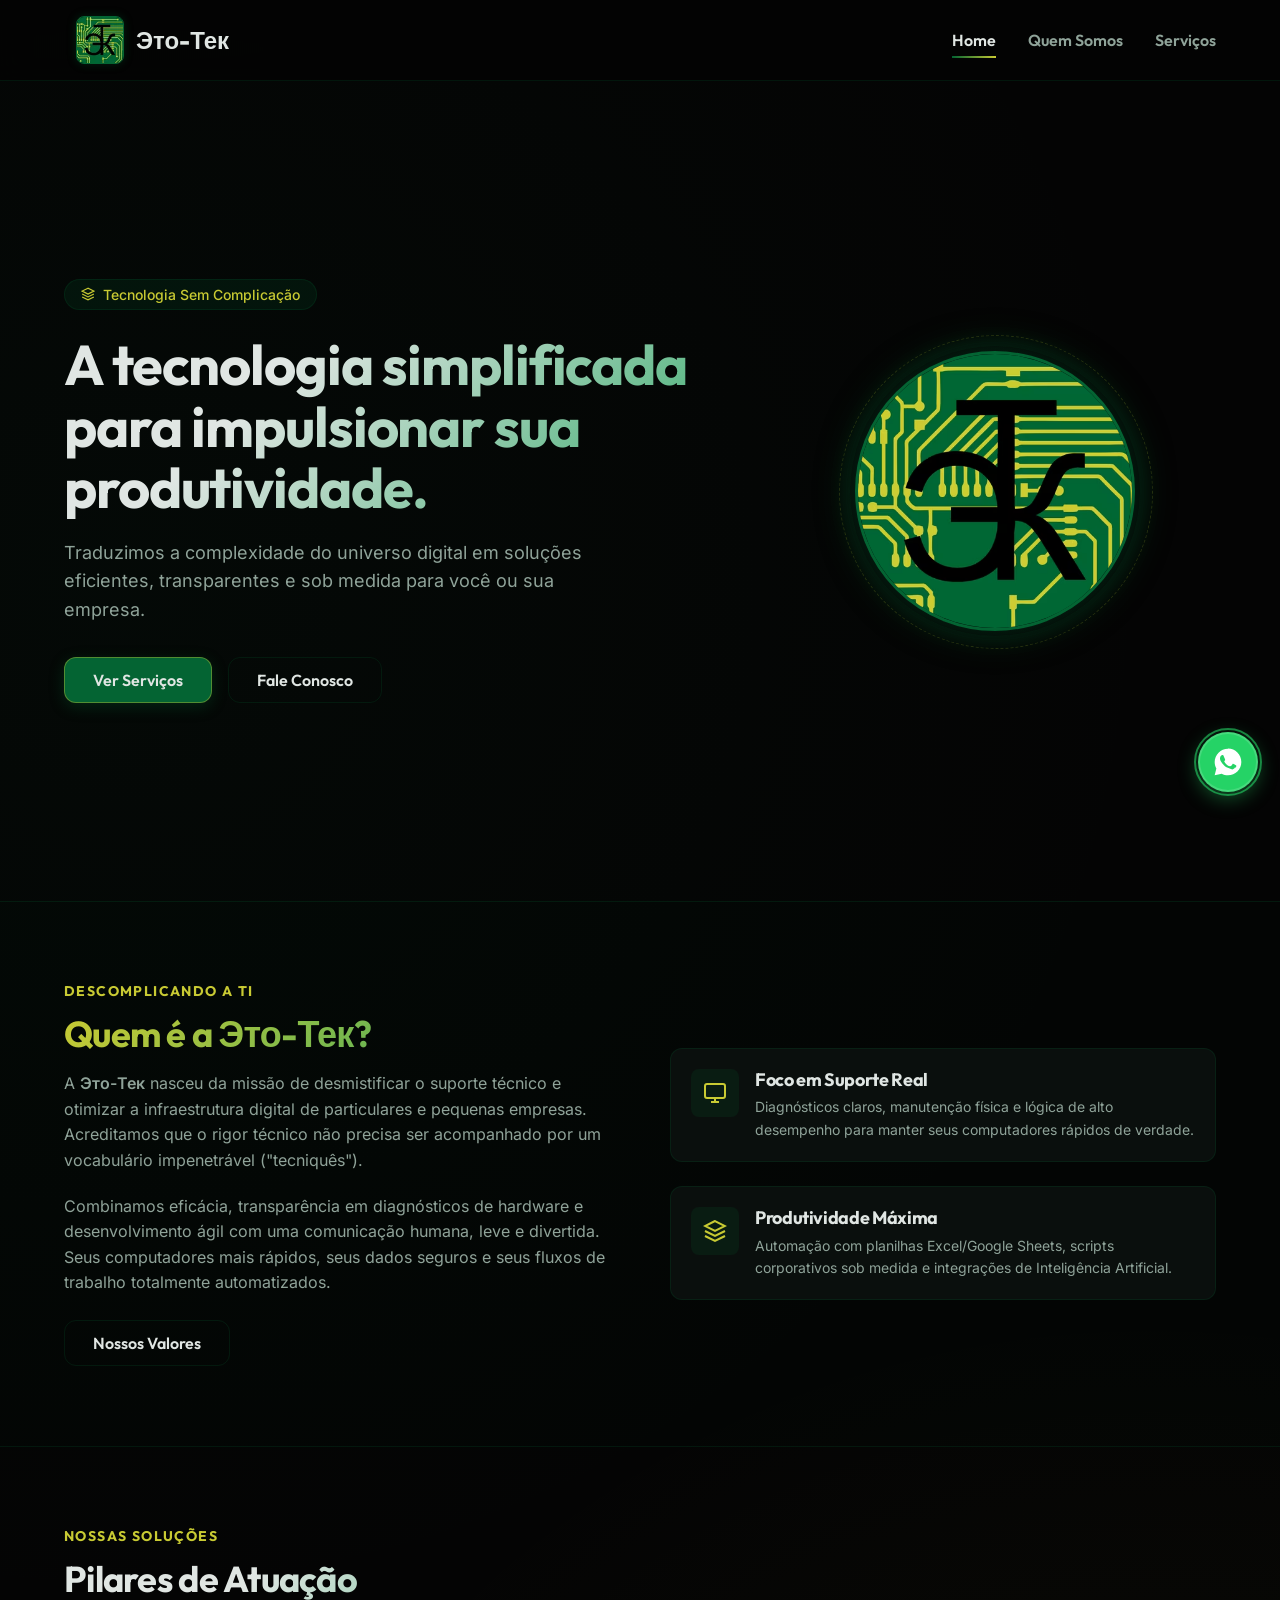
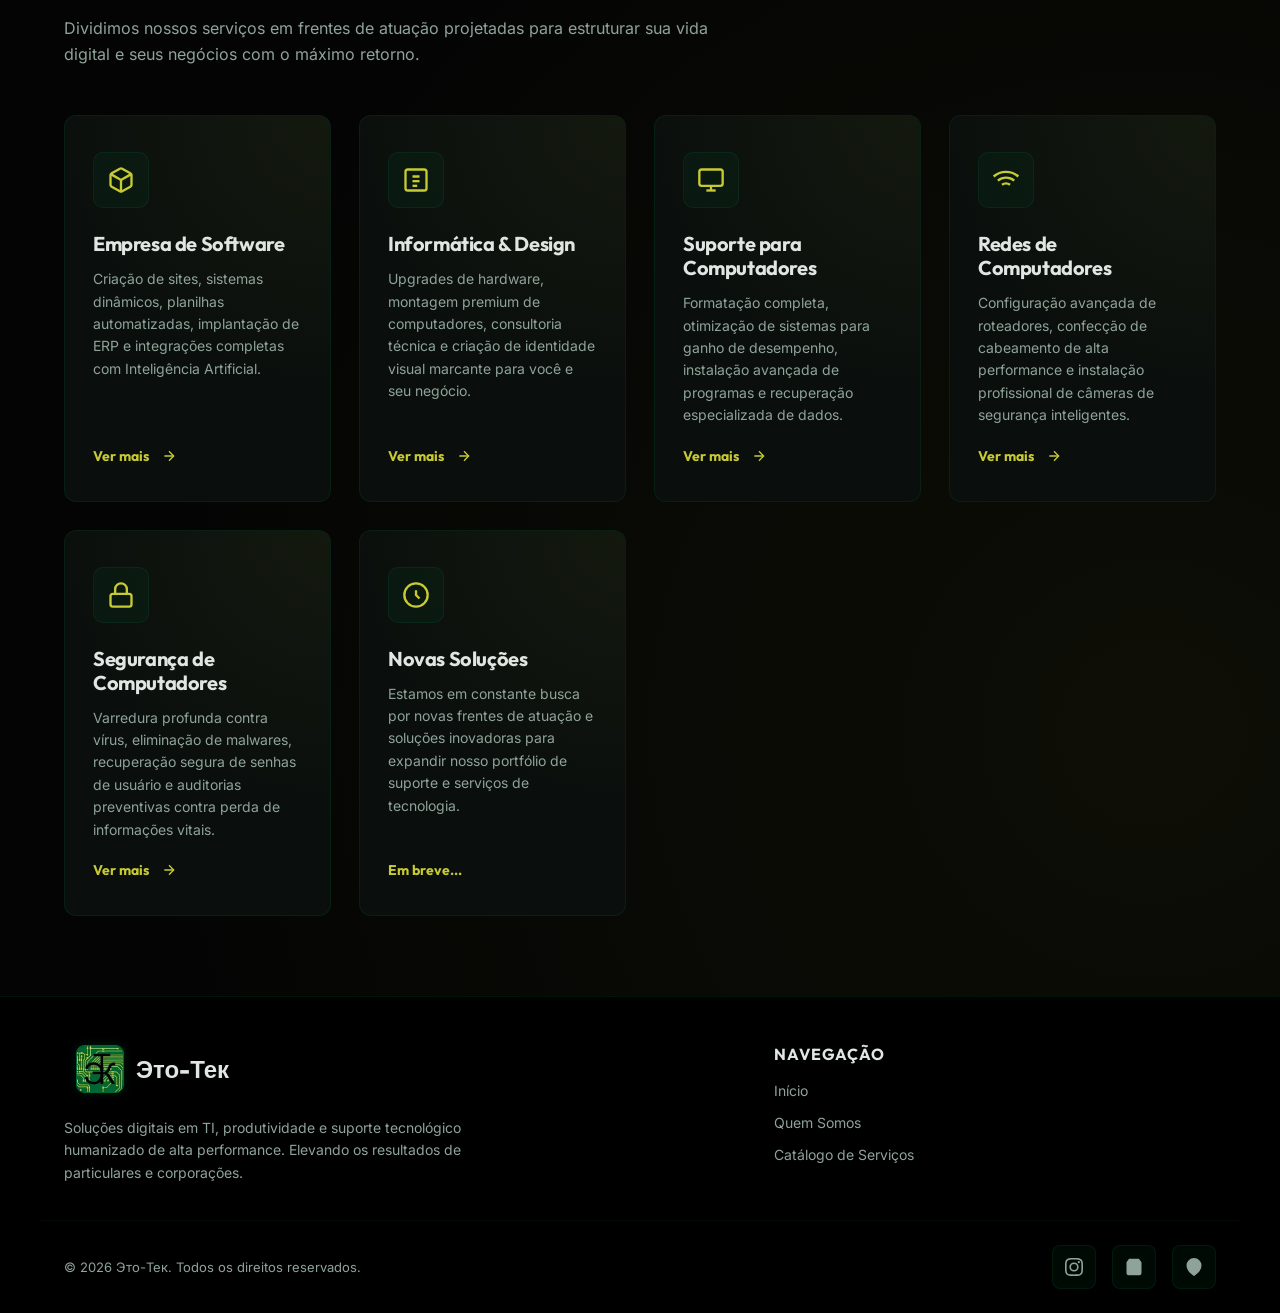
<file: index.html>
<!DOCTYPE html>
<html lang="pt-BR">
<head>
  <meta charset="UTF-8">
  <meta name="viewport" content="width=device-width, initial-scale=1.0">
  <meta name="description" content="Это-Тек (@eto_tek) - Soluções em TI, produtividade empresarial, suporte técnico, planilhas automatizadas, design de currículos e implementação de IA.">
  <title>Это-Тек | Empresa de TI</title>
  <link rel="canonical" href="https://etotek.com.br/">
  <meta name="theme-color" content="#040404">
  <link rel="icon" href="assets/images/favicon_32.png" type="image/png" sizes="32x32">
  <link rel="apple-touch-icon" href="assets/images/apple_touch_icon.png">
  <link rel="manifest" href="site.webmanifest">
  <meta property="og:type" content="website">
  <meta property="og:locale" content="pt_BR">
  <meta property="og:site_name" content="Это-Тек">
  <meta property="og:title" content="Это-Тек | Empresa de TI">
  <meta property="og:description" content="Это-Тек (@eto_tek) - Soluções em TI, produtividade empresarial, suporte técnico, planilhas automatizadas, design de currículos e implementação de IA.">
  <meta property="og:url" content="https://etotek.com.br/">
  <meta property="og:image" content="https://etotek.com.br/assets/images/og_etk.jpg">
  <meta property="og:image:width" content="1200">
  <meta property="og:image:height" content="630">
  <meta property="og:image:alt" content="Logotipo Это-Тек">
  <meta name="twitter:card" content="summary_large_image">
  <script type="application/ld+json">{"@context": "https://schema.org", "@type": "LocalBusiness", "@id": "https://etotek.com.br/#empresa", "name": "Это-Тек", "alternateName": "Eto-Tek", "url": "https://etotek.com.br/", "logo": "https://etotek.com.br/assets/images/icone_512.png", "image": "https://etotek.com.br/assets/images/og_etk.jpg", "telephone": "+55-31-99855-7532", "sameAs": ["https://instagram.com/eto_tek", "https://www.olx.com.br/perfil/eto-tek-90445063", "https://g.page/r/CdzhImuVLCRQEBM"]}</script>
  
  <!-- CSS Link -->
    <link rel="preload" href="assets/fonts/inter_latin.woff2" as="font" type="font/woff2" crossorigin>
  <link rel="preload" href="assets/fonts/outfit_latin.woff2" as="font" type="font/woff2" crossorigin>
  <link rel="stylesheet" href="css/main.css">
</head>
<body>
  <a href="#conteudo" class="link-pular">Pular para o conteúdo</a>

  <!-- Navigation Header -->
  <header id="main-header">
    <div class="container nav-container">
      <a href="index.html" class="logo-link" id="nav-logo-link">
        <picture><source srcset="assets/images/logo_etk_80.webp" type="image/webp"><img src="assets/images/logo_etk_80.jpg" alt="" class="logo-img" width="80" height="80" decoding="async"></picture>
        <span class="logo-text" lang="ru">Это-Тек</span>
      </a>
      
      <button type="button" class="menu-toggle" id="menu-toggle" aria-label="Abrir menu de navegação" aria-controls="nav-menu" aria-expanded="false">
        <svg aria-hidden="true" focusable="false" viewBox="0 0 24 24">
          <path d="M4 6h16M4 12h16M4 18h16" stroke="currentColor" stroke-width="2" stroke-linecap="round"/>
        </svg>
      </button>

      <nav aria-label="Principal">
      <ul class="nav-menu" id="nav-menu">
        <li><a href="index.html" class="nav-link" id="link-home">Home</a></li>
        <li><a href="sobre.html" class="nav-link" id="link-sobre">Quem Somos</a></li>
        <li><a href="servicos.html" class="nav-link" id="link-servicos">Serviços</a></li>
      </ul>
      </nav>
    </div>
  </header>

  <!-- Main Content Area -->
  <main id="conteudo">
    
    <!-- Hero Section -->
    <section class="hero-sec" id="home-hero">
      <div class="container hero-grid">
        <div class="hero-content">
          <div class="hero-tag" id="hero-tag-badge">
            <svg aria-hidden="true" focusable="false" class="icone-tag" viewBox="0 0 24 24">
              <polygon points="12 2 2 7 12 12 22 7 12 2"/>
              <polyline points="2 17 12 22 22 17"/>
              <polyline points="2 12 12 17 22 12"/>
            </svg>
            Tecnologia Sem Complicação
          </div>
          <h1 class="hero-title text-gradient-green" id="main-title">A tecnologia simplificada para impulsionar sua produtividade.</h1>
          <p class="hero-desc" id="main-slogan">Traduzimos a complexidade do universo digital em soluções eficientes, transparentes e sob medida para você ou sua empresa.</p>
          <div class="hero-actions">
            <a href="servicos.html" class="btn btn-primary" id="hero-cta-services">Ver Serviços</a>
            <a href="https://wa.me/5531998557532" class="btn btn-secondary" id="hero-cta-contato" target="_blank" rel="noopener noreferrer">Fale Conosco<span class="sr-only"> (abre em nova aba)</span></a>
          </div>
        </div>
        <div class="hero-visual" id="hero-brand-visual">
          <div class="logo-glow-wrapper">
            <picture><source srcset="assets/images/logo_etk_440.avif" type="image/avif"><source srcset="assets/images/logo_etk_440.webp" type="image/webp"><img src="assets/images/logo_etk_440.jpg" alt="Logotipo Это-Тек em padrão de circuito" width="440" height="440" class="hero-logo-img" id="hero-logo" fetchpriority="high"></picture>
          </div>
        </div>
      </div>
    </section>

    <!-- Brief About Section -->
    <section class="home-about-sec" id="home-about">
      <div class="container home-about-grid">
        <div class="about-text-content">
          <span class="section-tag">Descomplicando a TI</span>
          <h2 class="section-title text-gradient-accent" id="about-section-title">Quem é a <span lang="ru">Это-Тек</span>?</h2>
          <p class="mb-20">A <strong>Это-Тек</strong> nasceu da missão de desmistificar o suporte técnico e otimizar a infraestrutura digital de particulares e pequenas empresas. Acreditamos que o rigor técnico não precisa ser acompanhado por um vocabulário impenetrável ("tecniquês").</p>
          <p class="mb-24">Combinamos eficácia, transparência em diagnósticos de hardware e desenvolvimento ágil com uma comunicação humana, leve e divertida. Seus computadores mais rápidos, seus dados seguros e seus fluxos de trabalho totalmente automatizados.</p>
          <a href="sobre.html" class="btn btn-secondary" id="about-read-more">Nossos Valores</a>
        </div>
        <div class="about-features" id="about-features-container">
          
          <div class="about-feature-item">
            <div class="about-feature-icon">
              <svg aria-hidden="true" focusable="false" viewBox="0 0 24 24" fill="none" stroke="currentColor" stroke-width="2">
                <rect x="2" y="3" width="20" height="14" rx="2" ry="2"/>
                <line x1="8" y1="21" x2="16" y2="21"/>
                <line x1="12" y1="17" x2="12" y2="21"/>
              </svg>
            </div>
            <div>
              <h3 class="about-feature-title">Foco em Suporte Real</h3>
              <p class="texto-pequeno">Diagnósticos claros, manutenção física e lógica de alto desempenho para manter seus computadores rápidos de verdade.</p>
            </div>
          </div>

          <div class="about-feature-item">
            <div class="about-feature-icon">
              <svg aria-hidden="true" focusable="false" viewBox="0 0 24 24" fill="none" stroke="currentColor" stroke-width="2">
                <polygon points="12 2 2 7 12 12 22 7 12 2"/>
                <polyline points="2 17 12 22 22 17"/>
                <polyline points="2 12 12 17 22 12"/>
              </svg>
            </div>
            <div>
              <h3 class="about-feature-title">Produtividade Máxima</h3>
              <p class="texto-pequeno">Automação com planilhas Excel/Google Sheets, scripts corporativos sob medida e integrações de Inteligência Artificial.</p>
            </div>
          </div>

        </div>
      </div>
    </section>

    <!-- Pillars grid Section -->
    <section class="pillars-sec" id="home-pillars">
      <div class="container">
        <div class="section-header">
          <span class="section-tag">Nossas Soluções</span>
          <h2 class="section-title text-gradient-green" id="pillars-section-title">Pilares de Atuação</h2>
          <p>Dividimos nossos serviços em frentes de atuação projetadas para estruturar sua vida digital e seus negócios com o máximo retorno.</p>
        </div>
        
        <div class="pillars-grid" id="pillars-container">
          
          <!-- Pilar 1 -->
          <div class="pillar-card" id="pillar-card-software">
            <div class="pillar-card-icon">
              <svg aria-hidden="true" focusable="false" viewBox="0 0 24 24" fill="none" stroke="currentColor" stroke-width="2">
                <path d="M21 16V8a2 2 0 0 0-1-1.73l-7-4a2 2 0 0 0-2 0l-7 4A2 2 0 0 0 3 8v8a2 2 0 0 0 1 1.73l7 4a2 2 0 0 0 2 0l7-4A2 2 0 0 0 21 16z"/>
                <polyline points="3.27 6.96 12 12.01 20.73 6.96"/>
                <line x1="12" y1="22.08" x2="12" y2="12"/>
              </svg>
            </div>
            <h3 class="pillar-card-title">Empresa de Software</h3>
            <p class="pillar-card-desc">Criação de sites, sistemas dinâmicos, planilhas automatizadas, implantação de ERP e integrações completas com Inteligência Artificial.</p>
            <a href="servicos.html#software" class="pillar-card-link" id="link-pilar-1">
              Ver mais<span class="sr-only"> sobre Empresa de Software</span>
              <svg aria-hidden="true" focusable="false" viewBox="0 0 24 24" fill="none" stroke="currentColor" stroke-width="2">
                <line x1="5" y1="12" x2="19" y2="12"/><polyline points="12 5 19 12 12 19"/>
              </svg>
            </a>
          </div>

          <!-- Pilar 2 -->
          <div class="pillar-card" id="pillar-card-loja">
            <div class="pillar-card-icon">
              <svg aria-hidden="true" focusable="false" viewBox="0 0 24 24" fill="none" stroke="currentColor" stroke-width="2">
                <rect x="3" y="3" width="18" height="18" rx="2" ry="2"/>
                <line x1="9" y1="9" x2="15" y2="9"/>
                <line x1="9" y1="13" x2="15" y2="13"/>
                <line x1="9" y1="17" x2="13" y2="17"/>
              </svg>
            </div>
            <h3 class="pillar-card-title">Informática &amp; Design</h3>
            <p class="pillar-card-desc">Upgrades de hardware, montagem premium de computadores, consultoria técnica e criação de identidade visual marcante para você e seu negócio.</p>
            <a href="servicos.html#loja-informatica" class="pillar-card-link" id="link-pilar-2">
              Ver mais<span class="sr-only"> sobre Informática &amp; Design</span>
              <svg aria-hidden="true" focusable="false" viewBox="0 0 24 24" fill="none" stroke="currentColor" stroke-width="2">
                <line x1="5" y1="12" x2="19" y2="12"/><polyline points="12 5 19 12 12 19"/>
              </svg>
            </a>
          </div>

          <!-- Pilar 3 -->
          <div class="pillar-card" id="pillar-card-suporte">
            <div class="pillar-card-icon">
              <svg aria-hidden="true" focusable="false" viewBox="0 0 24 24" fill="none" stroke="currentColor" stroke-width="2">
                <rect x="2" y="3" width="20" height="14" rx="2" ry="2"/>
                <line x1="8" y1="21" x2="16" y2="21"/>
                <line x1="12" y1="17" x2="12" y2="21"/>
              </svg>
            </div>
            <h3 class="pillar-card-title">Suporte para Computadores</h3>
            <p class="pillar-card-desc">Formatação completa, otimização de sistemas para ganho de desempenho, instalação avançada de programas e recuperação especializada de dados.</p>
            <a href="servicos.html#suporte-computadores" class="pillar-card-link" id="link-pilar-3">
              Ver mais<span class="sr-only"> sobre Suporte para Computadores</span>
              <svg aria-hidden="true" focusable="false" viewBox="0 0 24 24" fill="none" stroke="currentColor" stroke-width="2">
                <line x1="5" y1="12" x2="19" y2="12"/><polyline points="12 5 19 12 12 19"/>
              </svg>
            </a>
          </div>

          <!-- Pilar 4 -->
          <div class="pillar-card" id="pillar-card-redes">
            <div class="pillar-card-icon">
              <svg aria-hidden="true" focusable="false" viewBox="0 0 24 24" fill="none" stroke="currentColor" stroke-width="2">
                <path d="M5 12.55a11 11 0 0 1 14.08 0"></path>
                <path d="M1.42 9a16 16 0 0 1 21.16 0"></path>
                <path d="M8.53 16.11a6 6 0 0 1 6.95 0"></path>
                <line x1="12" y1="20" x2="12.01" y2="20"></line>
              </svg>
            </div>
            <h3 class="pillar-card-title">Redes de Computadores</h3>
            <p class="pillar-card-desc">Configuração avançada de roteadores, confecção de cabeamento de alta performance e instalação profissional de câmeras de segurança inteligentes.</p>
            <a href="servicos.html#redes" class="pillar-card-link" id="link-pilar-4">
              Ver mais<span class="sr-only"> sobre Redes de Computadores</span>
              <svg aria-hidden="true" focusable="false" viewBox="0 0 24 24" fill="none" stroke="currentColor" stroke-width="2">
                <line x1="5" y1="12" x2="19" y2="12"/><polyline points="12 5 19 12 12 19"/>
              </svg>
            </a>
          </div>

          <!-- Pilar 5 -->
          <div class="pillar-card" id="pillar-card-seguranca">
            <div class="pillar-card-icon">
              <svg aria-hidden="true" focusable="false" viewBox="0 0 24 24" fill="none" stroke="currentColor" stroke-width="2">
                <rect x="3" y="11" width="18" height="11" rx="2" ry="2"/>
                <path d="M7 11V7a5 5 0 0 1 10 0v4"/>
              </svg>
            </div>
            <h3 class="pillar-card-title">Segurança de Computadores</h3>
            <p class="pillar-card-desc">Varredura profunda contra vírus, eliminação de malwares, recuperação segura de senhas de usuário e auditorias preventivas contra perda de informações vitais.</p>
            <a href="servicos.html#seguranca-computadores" class="pillar-card-link" id="link-pilar-5">
              Ver mais<span class="sr-only"> sobre Segurança de Computadores</span>
              <svg aria-hidden="true" focusable="false" viewBox="0 0 24 24" fill="none" stroke="currentColor" stroke-width="2">
                <line x1="5" y1="12" x2="19" y2="12"/><polyline points="12 5 19 12 12 19"/>
              </svg>
            </a>
          </div>

          <!-- Pilar 6 (Em Breve) -->
          <div class="pillar-card pillar-card-upcoming" id="pillar-card-upcoming">
            <div class="pillar-card-icon">
              <svg aria-hidden="true" focusable="false" viewBox="0 0 24 24" fill="none" stroke="currentColor" stroke-width="2">
                <circle cx="12" cy="12" r="10"></circle>
                <path d="M12 8v4l3 3"></path>
              </svg>
            </div>
            <h3 class="pillar-card-title">Novas Soluções</h3>
            <p class="pillar-card-desc">Estamos em constante busca por novas frentes de atuação e soluções inovadoras para expandir nosso portfólio de suporte e serviços de tecnologia.</p>
            <div class="pillar-card-link-placeholder">
              Em breve...
            </div>
          </div>

        </div>
      </div>
    </section>

  </main>

  <!-- Floating WhatsApp Button -->
  <a href="https://wa.me/5531998557532" class="whatsapp-float" id="whatsapp-floating-action" aria-label="Entrar em contato pelo WhatsApp (abre em nova aba)" target="_blank" rel="noopener noreferrer">
    <svg aria-hidden="true" focusable="false" viewBox="0 0 24 24">
      <path d="M12.01 2.01c-5.52 0-10 4.48-10 10 0 1.77.46 3.42 1.27 4.88L2 22l5.3-1.27c1.4.77 3 1.21 4.7 1.21 5.52 0 10-4.48 10-10 0-5.52-4.47-10-9.99-10zm5.18 14.18c-.28.77-1.4 1.4-1.96 1.4-.56 0-1.12-.28-3.36-1.21-2.8-1.21-4.62-4.06-4.76-4.25-.14-.19-1.12-1.48-1.12-2.83a2.9 2.9 0 0 1 .93-2.16c.28-.28.56-.42.84-.42.14 0 .28 0 .42.06.14.06.28.14.42.42.28.7 1.12 2.76 1.21 2.9.09.19.09.37 0 .56-.09.19-.28.37-.42.56-.14.14-.28.32-.14.56.56 1.03 1.26 1.87 2.06 2.48.8.61 1.63.93 2.29.93.37 0 .65-.19.84-.37.28-.28.84-.93.93-1.21.09-.28.28-.37.47-.28.23.09 1.49.7 1.77.84.28.14.47.28.56.42.09.14.09.7-.19 1.48z"/>
    </svg>
  </a>

  <!-- Footer -->
  <footer id="main-footer">
    <div class="container footer-grid">
      <div class="footer-brand" id="footer-brand-container">
        <a href="index.html" class="logo-link mb-8">
          <picture><source srcset="assets/images/logo_etk_80.webp" type="image/webp"><img src="assets/images/logo_etk_80.jpg" alt="" class="logo-img" width="80" height="80" loading="lazy" decoding="async"></picture>
          <span class="logo-text" lang="ru">Это-Тек</span>
        </a>
        <p class="footer-desc">Soluções digitais em TI, produtividade e suporte tecnológico humanizado de alta performance. Elevando os resultados de particulares e corporações.</p>
      </div>
      
      <nav class="footer-nav" id="footer-nav-container" aria-label="Rodapé">
        <p class="footer-nav-title">Navegação</p>
        <ul class="footer-nav-links">
          <li><a href="index.html" class="footer-nav-link" id="footer-link-home">Início</a></li>
          <li><a href="sobre.html" class="footer-nav-link" id="footer-link-sobre">Quem Somos</a></li>
          <li><a href="servicos.html" class="footer-nav-link" id="footer-link-servicos">Catálogo de Serviços</a></li>
        </ul>
      </nav>
    </div>
    
    <div class="container footer-bottom">
      <p class="copyright" id="footer-copyright">&copy; <span id="ano-copyright">2026</span> <span lang="ru">Это-Тек</span>. Todos os direitos reservados.</p>
      <div class="footer-socials" id="footer-socials-container">
        <a href="https://instagram.com/eto_tek" target="_blank" rel="noopener noreferrer" class="social-link" id="social-link-instagram" aria-label="Seguir a Eto-Tek no Instagram (abre em nova aba)">
          <svg aria-hidden="true" focusable="false" viewBox="0 0 24 24" fill="currentColor">
            <path d="M12 2.163c3.204 0 3.584.012 4.85.07 3.252.148 4.771 1.691 4.919 4.919.058 1.265.069 1.645.069 4.849 0 3.205-.012 3.584-.069 4.849-.149 3.225-1.664 4.771-4.919 4.919-1.266.058-1.644.07-4.85.07-3.204 0-3.584-.012-4.849-.07-3.26-.149-4.771-1.699-4.919-4.92-.058-1.265-.07-1.644-.07-4.849 0-3.204.013-3.583.07-4.849.149-3.227 1.664-4.771 4.919-4.919 1.266-.057 1.645-.069 4.849-.069zM12 0C8.741 0 8.333.014 7.053.072 2.695.272.273 2.69.073 7.051.014 8.333 0 8.741 0 12c0 3.259.014 3.668.072 4.948.2 4.358 2.618 6.78 6.98 6.98 1.281.058 1.689.072 4.948.072 3.259 0 3.668-.014 4.948-.072 4.354-.2 6.782-2.618 6.979-6.98.059-1.28.073-1.689.073-4.948 0-3.259-.014-3.667-.072-4.947-.196-4.354-2.617-6.78-6.979-6.98C15.668.014 15.259 0 12 0zm0 5.838a6.162 6.162 0 1 0 0 12.324 6.162 6.162 0 0 0 0-12.324zM12 16a4 4 0 1 1 0-8 4 4 0 0 1 0 8zm6.406-11.845a1.44 1.44 0 1 0 0 2.881 1.44 1.44 0 0 0 0-2.881z"/>
          </svg>
        </a>
        <a href="https://www.olx.com.br/perfil/eto-tek-90445063" target="_blank" rel="noopener noreferrer" class="social-link" id="social-link-olx" aria-label="Perfil da Eto-Tek na OLX (abre em nova aba)">
          <svg aria-hidden="true" focusable="false" viewBox="0 0 24 24" fill="none" stroke="currentColor" stroke-width="2">
            <path d="M6 2L3 6v14a2 2 0 0 0 2 2h14a2 2 0 0 0 2-2V6l-3-4z"></path>
            <line x1="3" y1="6" x2="21" y2="6"></line>
            <path d="M16 10a4 4 0 0 1-8 0"></path>
          </svg>
        </a>
        <a href="https://g.page/r/CdzhImuVLCRQEBM/review" target="_blank" rel="noopener noreferrer" class="social-link" id="social-link-maps" aria-label="Avaliações no Google Maps (abre em nova aba)">
          <svg aria-hidden="true" focusable="false" viewBox="0 0 24 24" fill="none" stroke="currentColor" stroke-width="2">
            <path d="M21 10c0 7-9 13-9 13s-9-6-9-13a9 9 0 0 1 18 0z"></path>
            <circle cx="12" cy="10" r="3"></circle>
          </svg>
        </a>
      </div>
    </div>
  </footer>

  <!-- JS Link -->
  <script src="js/core.js" defer></script>
  <script src="js/chatwoot.js" defer></script>
</body>
</html>
</file>
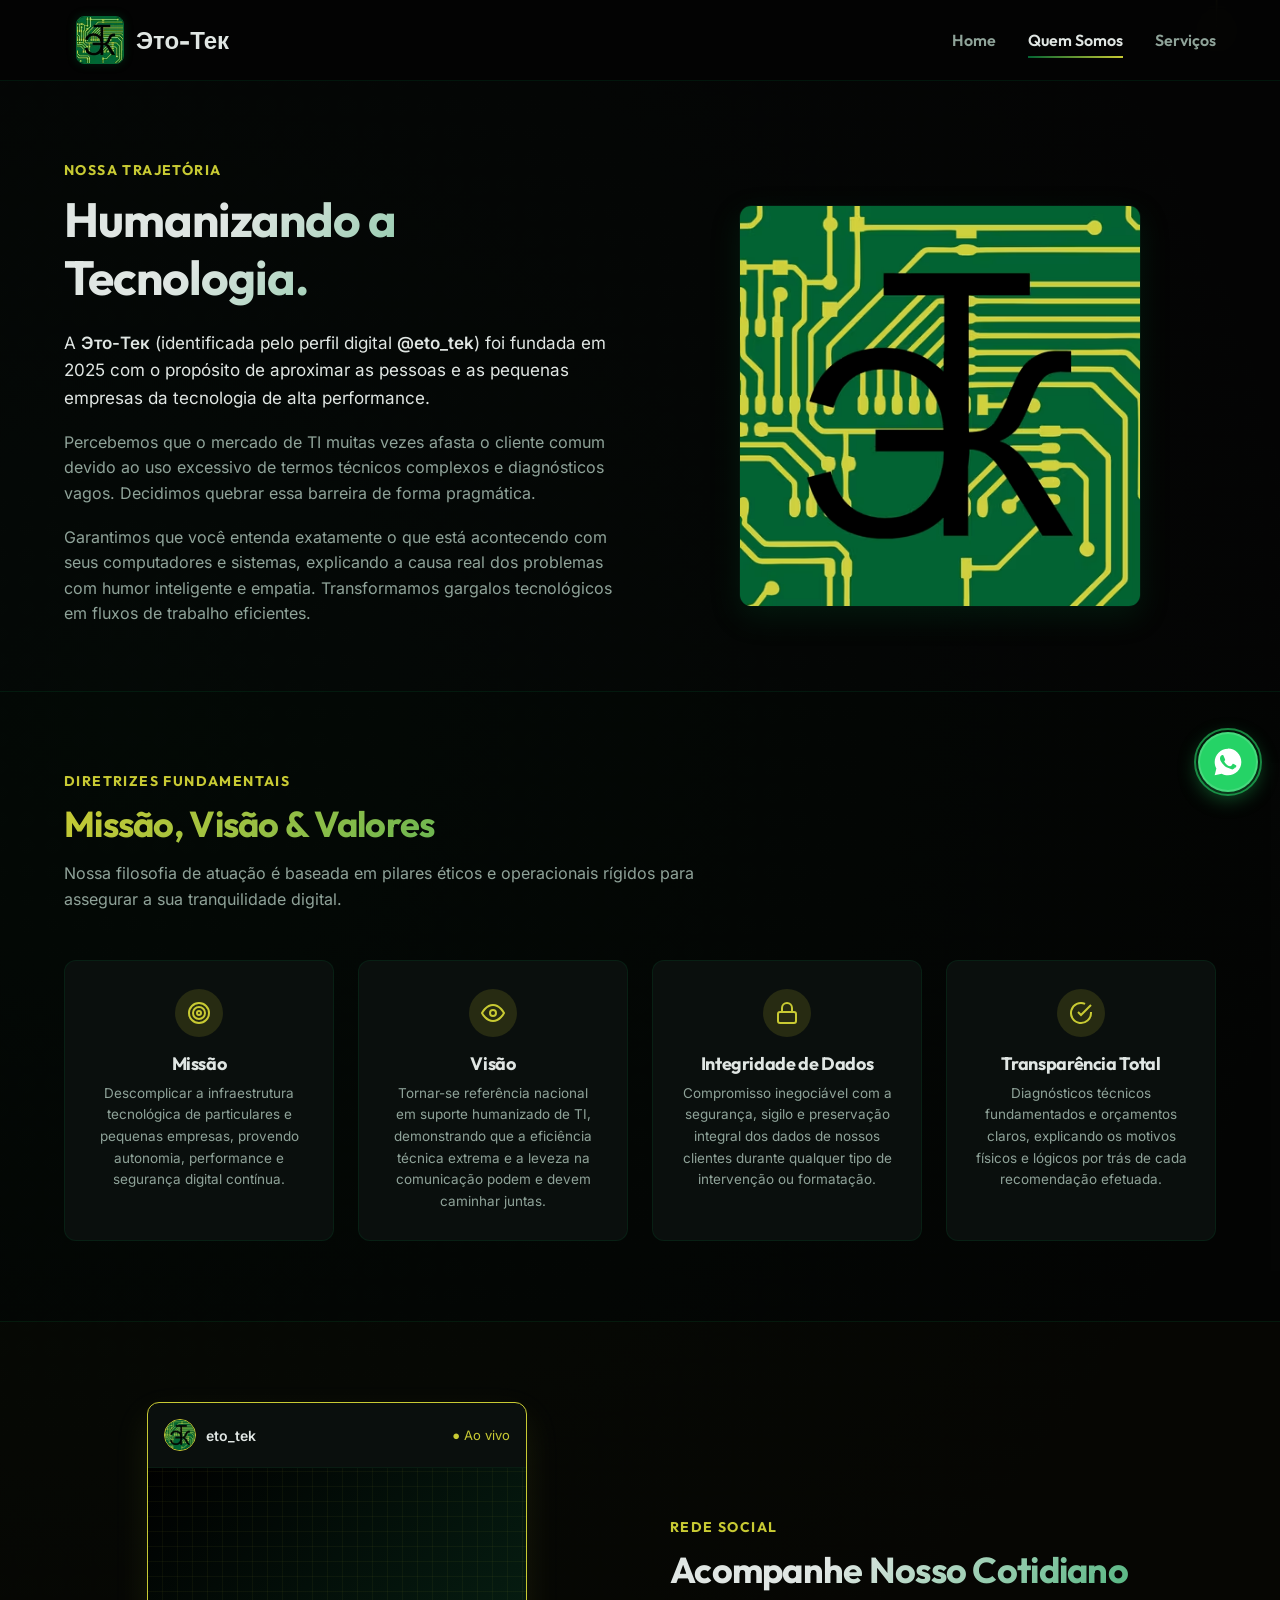
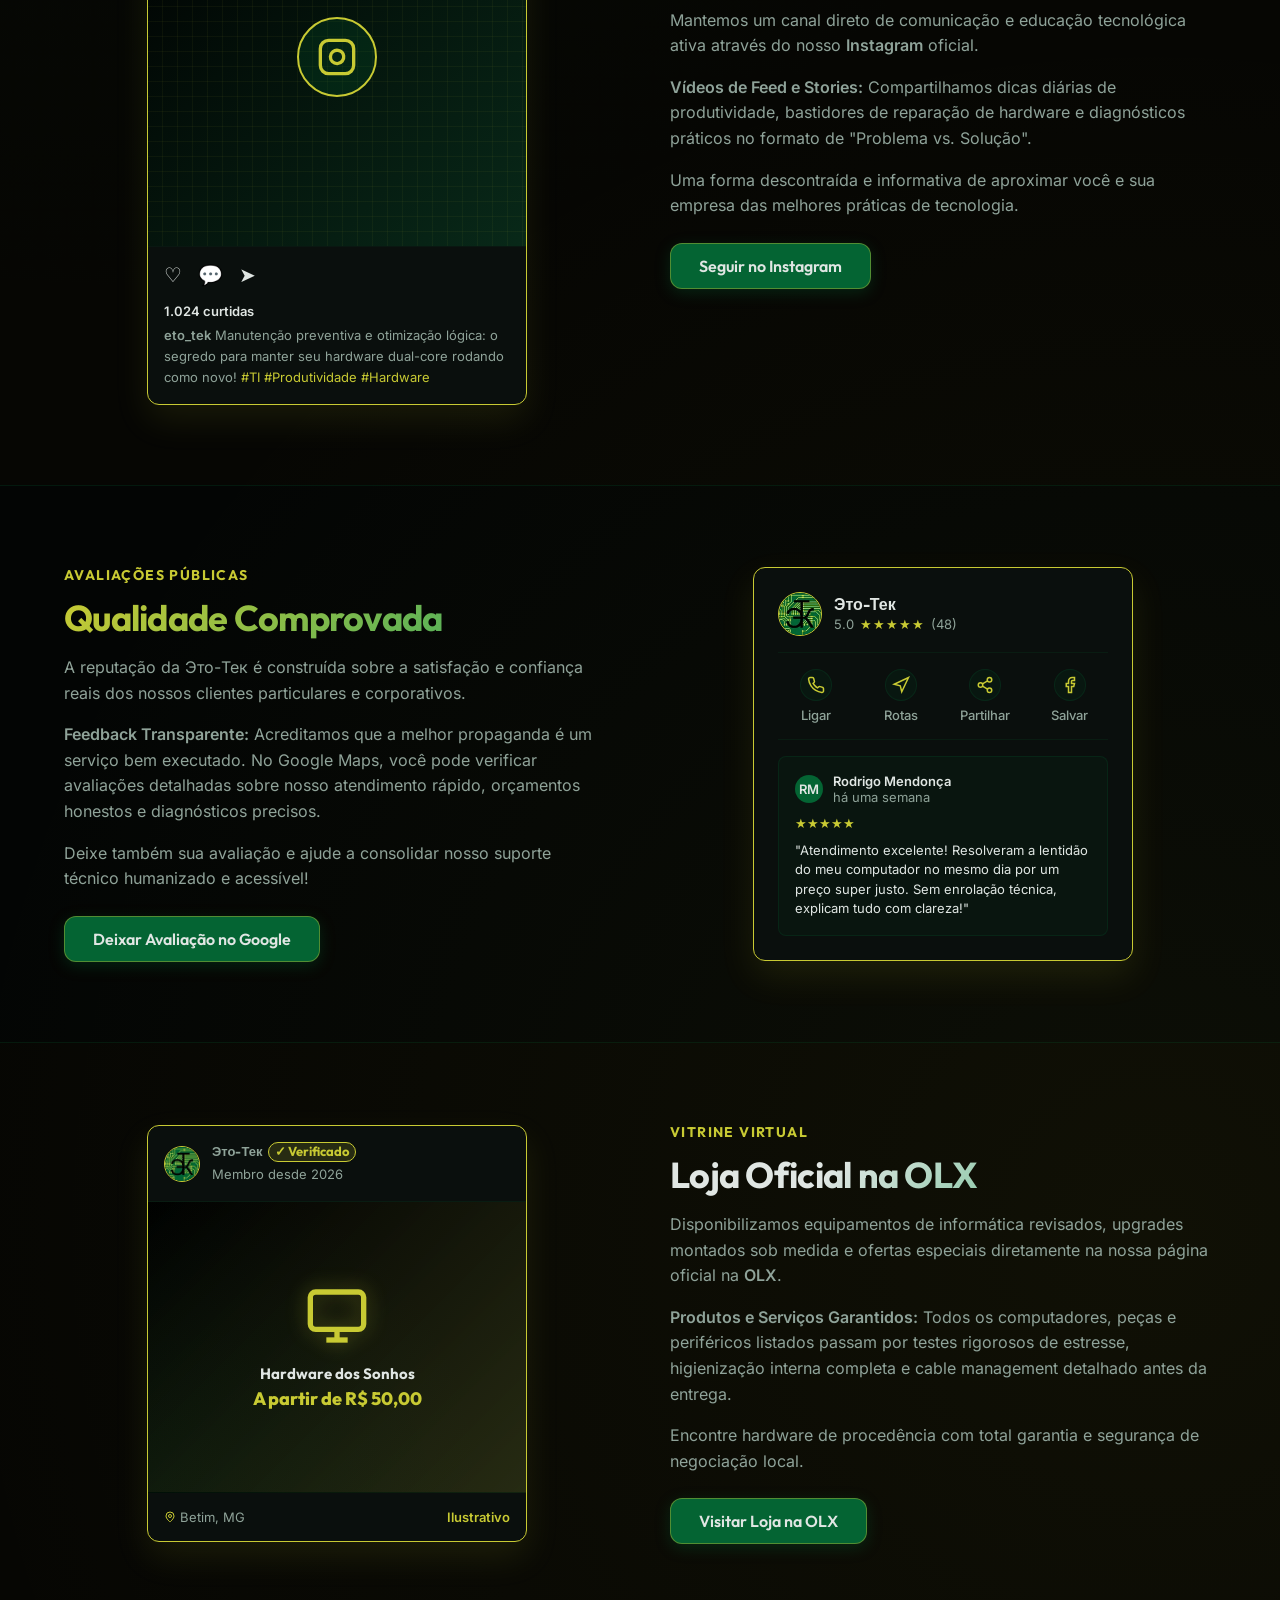
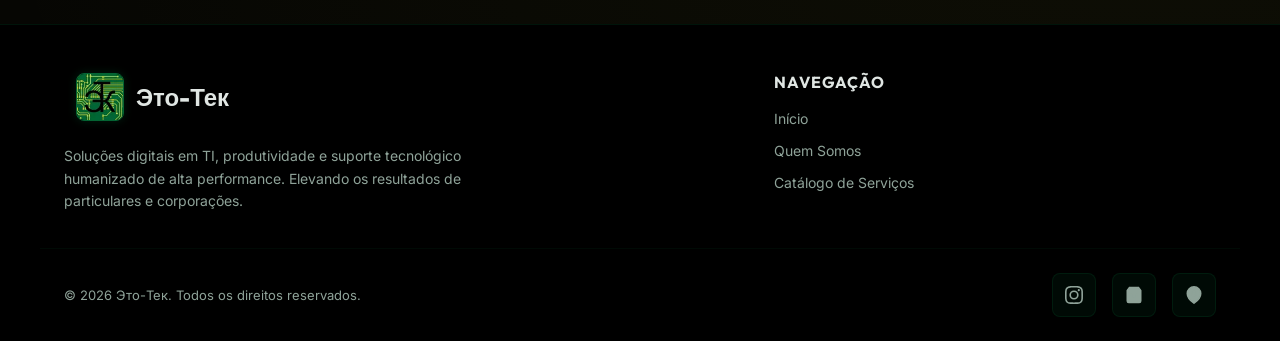
<file: sobre.html>
<!DOCTYPE html>
<html lang="pt-BR">
<head>
  <meta charset="UTF-8">
  <meta name="viewport" content="width=device-width, initial-scale=1.0">
  <meta name="description" content="Saiba mais sobre a Это-Тек (@eto_tek). Nossa missão é descomplicar a infraestrutura de TI, oferecendo transparência, integridade e foco no cliente.">
  <title>Quem Somos | Это-Тек</title>
  <link rel="canonical" href="https://etotek.com.br/sobre.html">
  <meta name="theme-color" content="#040404">
  <link rel="icon" href="assets/images/favicon_32.png" type="image/png" sizes="32x32">
  <link rel="apple-touch-icon" href="assets/images/apple_touch_icon.png">
  <link rel="manifest" href="site.webmanifest">
  <meta property="og:type" content="website">
  <meta property="og:locale" content="pt_BR">
  <meta property="og:site_name" content="Это-Тек">
  <meta property="og:title" content="Quem Somos | Это-Тек">
  <meta property="og:description" content="Saiba mais sobre a Это-Тек (@eto_tek). Nossa missão é descomplicar a infraestrutura de TI, oferecendo transparência, integridade e foco no cliente.">
  <meta property="og:url" content="https://etotek.com.br/sobre.html">
  <meta property="og:image" content="https://etotek.com.br/assets/images/og_etk.jpg">
  <meta property="og:image:width" content="1200">
  <meta property="og:image:height" content="630">
  <meta property="og:image:alt" content="Logotipo Это-Тек">
  <meta name="twitter:card" content="summary_large_image">
  <script type="application/ld+json">{"@context": "https://schema.org", "@type": "AboutPage", "url": "https://etotek.com.br/sobre.html", "about": {"@id": "https://etotek.com.br/#empresa"}}</script>
  
  <!-- CSS Link -->
    <link rel="preload" href="assets/fonts/inter_latin.woff2" as="font" type="font/woff2" crossorigin>
  <link rel="preload" href="assets/fonts/outfit_latin.woff2" as="font" type="font/woff2" crossorigin>
  <link rel="stylesheet" href="css/main.css">
</head>
<body>
  <a href="#conteudo" class="link-pular">Pular para o conteúdo</a>

  <!-- Navigation Header -->
  <header id="main-header">
    <div class="container nav-container">
      <a href="index.html" class="logo-link" id="nav-logo-link">
        <picture><source srcset="assets/images/logo_etk_80.webp" type="image/webp"><img src="assets/images/logo_etk_80.jpg" alt="" class="logo-img" width="80" height="80" decoding="async"></picture>
        <span class="logo-text" lang="ru">Это-Тек</span>
      </a>
      
      <button type="button" class="menu-toggle" id="menu-toggle" aria-label="Abrir menu de navegação" aria-controls="nav-menu" aria-expanded="false">
        <svg aria-hidden="true" focusable="false" viewBox="0 0 24 24">
          <path d="M4 6h16M4 12h16M4 18h16" stroke="currentColor" stroke-width="2" stroke-linecap="round"/>
        </svg>
      </button>

      <nav aria-label="Principal">
      <ul class="nav-menu" id="nav-menu">
        <li><a href="index.html" class="nav-link" id="link-home">Home</a></li>
        <li><a href="sobre.html" class="nav-link" id="link-sobre">Quem Somos</a></li>
        <li><a href="servicos.html" class="nav-link" id="link-servicos">Serviços</a></li>
      </ul>
      </nav>
    </div>
  </header>

  <!-- Main Content Area -->
  <main id="conteudo">
    
    <!-- About Hero Section -->
    <section class="sobre-hero-sec" id="sobre-hero">
      <div class="container sobre-hero-grid">
        <div class="sobre-hero-content">
          <span class="section-tag">Nossa Trajetória</span>
          <h1 class="text-gradient-green" id="sobre-main-title">Humanizando a Tecnologia.</h1>
          <p class="sobre-lead">A <strong>Это-Тек</strong> (identificada pelo perfil digital <strong>@eto_tek</strong>) foi fundada em 2025 com o propósito de aproximar as pessoas e as pequenas empresas da tecnologia de alta performance.</p>
          <p class="mb-18">Percebemos que o mercado de TI muitas vezes afasta o cliente comum devido ao uso excessivo de termos técnicos complexos e diagnósticos vagos. Decidimos quebrar essa barreira de forma pragmática.</p>
          <p class="mb-24">Garantimos que você entenda exatamente o que está acontecendo com seus computadores e sistemas, explicando a causa real dos problemas com humor inteligente e empatia. Transformamos gargalos tecnológicos em fluxos de trabalho eficientes.</p>
        </div>
        <div class="sobre-image-wrapper" id="sobre-visual-container">
          <div class="sobre-image-container">
            <picture><source srcset="assets/images/logo_etk_440.avif" type="image/avif"><source srcset="assets/images/logo_etk_440.webp" type="image/webp"><img src="assets/images/logo_etk_440.jpg" alt="Logotipo Это-Тек" width="440" height="440" id="sobre-logo-visual" class="sobre-logo-img" fetchpriority="high"></picture>
          </div>
        </div>
      </div>
    </section>

    <!-- Mission, Vision & Values Section -->
    <section class="valores-sec" id="sobre-valores">
      <div class="container">
        <div class="section-header">
          <span class="section-tag">Diretrizes Fundamentais</span>
          <h2 class="section-title text-gradient-accent" id="valores-section-title">Missão, Visão &amp; Valores</h2>
          <p>Nossa filosofia de atuação é baseada em pilares éticos e operacionais rígidos para assegurar a sua tranquilidade digital.</p>
        </div>

        <div class="valores-grid" id="valores-cards-container">
          
          <!-- Missão -->
          <div class="valor-card" id="valor-card-missao">
            <div class="valor-icon">
              <svg aria-hidden="true" focusable="false" viewBox="0 0 24 24" fill="none" stroke="currentColor" stroke-width="2">
                <circle cx="12" cy="12" r="10"/><circle cx="12" cy="12" r="6"/><circle cx="12" cy="12" r="2"/>
              </svg>
            </div>
            <h3 class="valor-title">Missão</h3>
            <p class="valor-desc">Descomplicar a infraestrutura tecnológica de particulares e pequenas empresas, provendo autonomia, performance e segurança digital contínua.</p>
          </div>

          <!-- Visão -->
          <div class="valor-card" id="valor-card-visao">
            <div class="valor-icon">
              <svg aria-hidden="true" focusable="false" viewBox="0 0 24 24" fill="none" stroke="currentColor" stroke-width="2">
                <path d="M1 12s4-8 11-8 11 8 11 8-4 8-11 8-11-8-11-8z"/><circle cx="12" cy="12" r="3"/>
              </svg>
            </div>
            <h3 class="valor-title">Visão</h3>
            <p class="valor-desc">Tornar-se referência nacional em suporte humanizado de TI, demonstrando que a eficiência técnica extrema e a leveza na comunicação podem e devem caminhar juntas.</p>
          </div>

          <!-- Valores - Integridade -->
          <div class="valor-card" id="valor-card-integridade">
            <div class="valor-icon">
              <svg aria-hidden="true" focusable="false" viewBox="0 0 24 24" fill="none" stroke="currentColor" stroke-width="2">
                <rect x="3" y="11" width="18" height="11" rx="2" ry="2"/>
                <path d="M7 11V7a5 5 0 0 1 10 0v4"/>
              </svg>
            </div>
            <h3 class="valor-title">Integridade de Dados</h3>
            <p class="valor-desc">Compromisso inegociável com a segurança, sigilo e preservação integral dos dados de nossos clientes durante qualquer tipo de intervenção ou formatação.</p>
          </div>

          <!-- Valores - Transparência -->
          <div class="valor-card" id="valor-card-transparencia">
            <div class="valor-icon">
              <svg aria-hidden="true" focusable="false" viewBox="0 0 24 24" fill="none" stroke="currentColor" stroke-width="2">
                <path d="M22 11.08V12a10 10 0 1 1-5.93-9.14"/>
                <polyline points="22 4 12 14.01 9 11.01"/>
              </svg>
            </div>
            <h3 class="valor-title">Transparência Total</h3>
            <p class="valor-desc">Diagnósticos técnicos fundamentados e orçamentos claros, explicando os motivos físicos e lógicos por trás de cada recomendação efetuada.</p>
          </div>

        </div>
      </div>
    </section>

    <!-- Instagram Content Section -->
    <section class="presence-sec" id="sobre-instagram">
      <div class="container presence-grid">
        
        <div class="presence-mockup" id="instagram-visual-wrapper">
          <div class="ig-card" id="ig-preview-card">
            
            <div class="ig-header">
              <div class="ig-profile">
                <div class="ig-avatar">
                  <picture><source srcset="assets/images/logo_etk_80.webp" type="image/webp"><img src="assets/images/logo_etk_80.jpg" alt="" width="80" height="80" loading="lazy" decoding="async"></picture>
                </div>
                <span class="ig-username">eto_tek</span>
              </div>
              <span class="ig-badge">&#9679; Ao vivo</span>
            </div>
            
            <div class="ig-content">
              <div class="ig-graphic">
                <div class="ig-graphic-icon">
                  <svg aria-hidden="true" focusable="false" viewBox="0 0 24 24" fill="none" stroke="currentColor" stroke-width="2">
                    <rect x="2" y="2" width="20" height="20" rx="5" ry="5"/>
                    <path d="M16 11.37A4 4 0 1 1 12.63 8 4 4 0 0 1 16 11.37z"/>
                    <line x1="17.5" y1="6.5" x2="17.51" y2="6.5"/>
                  </svg>
                </div>
              </div>
            </div>
            
            <div class="ig-actions">
              <span>&#9825;</span>
              <span>&#128172;</span>
              <span>&#10148;</span>
            </div>
            
            <div class="ig-caption-box">
              <strong class="ig-likes">1.024 curtidas</strong>
              <p class="ig-caption"><strong>eto_tek</strong> Manutenção preventiva e otimização lógica: o segredo para manter seu hardware dual-core rodando como novo! <span class="ig-hashtag">#TI #Produtividade #Hardware</span></p>
            </div>
            
          </div>
        </div>

        <div class="presence-text-content">
          <span class="section-tag">Rede Social</span>
          <h2 class="section-title text-gradient-green" id="instagram-section-title">Acompanhe Nosso Cotidiano</h2>
          <p class="mb-16">Mantemos um canal direto de comunicação e educação tecnológica ativa através do nosso <strong>Instagram</strong> oficial.</p>
          <p class="mb-16"><strong>Vídeos de Feed e Stories:</strong> Compartilhamos dicas diárias de produtividade, bastidores de reparação de hardware e diagnósticos práticos no formato de "Problema vs. Solução".</p>
          <p class="mb-24">Uma forma descontraída e informativa de aproximar você e sua empresa das melhores práticas de tecnologia.</p>
          
          <div class="grupo-acoes">
            <a href="https://instagram.com/eto_tek" target="_blank" rel="noopener noreferrer" class="btn btn-primary" id="ig-cta-button">Seguir no Instagram<span class="sr-only"> (abre em nova aba)</span></a>
          </div>
        </div>

      </div>
    </section>

    <!-- Google Maps Content Section -->
    <section class="presence-sec" id="sobre-google">
      <div class="container presence-grid">
        
        <div class="presence-text-content">
          <span class="section-tag">Avaliações Públicas</span>
          <h2 class="section-title text-gradient-accent" id="google-section-title">Qualidade Comprovada</h2>
          <p class="mb-16">A reputação da Это-Тек é construída sobre a satisfação e confiança reais dos nossos clientes particulares e corporativos.</p>
          <p class="mb-16"><strong>Feedback Transparente:</strong> Acreditamos que a melhor propaganda é um serviço bem executado. No Google Maps, você pode verificar avaliações detalhadas sobre nosso atendimento rápido, orçamentos honestos e diagnósticos precisos.</p>
          <p class="mb-24">Deixe também sua avaliação e ajude a consolidar nosso suporte técnico humanizado e acessível!</p>
          
          <div class="grupo-acoes">
            <a href="https://g.page/r/CdzhImuVLCRQEBM/review" target="_blank" rel="noopener noreferrer" class="btn btn-primary" id="google-cta-button">Deixar Avaliação no Google<span class="sr-only"> (abre em nova aba)</span></a>
          </div>
        </div>

        <div class="presence-mockup" id="google-visual-wrapper">
          <div class="google-card" id="google-preview-card">
            
            <div class="google-biz-info">
              <div class="google-avatar">
                <picture><source srcset="assets/images/logo_etk_80.webp" type="image/webp"><img src="assets/images/logo_etk_80.jpg" alt="" width="80" height="80" loading="lazy" decoding="async"></picture>
              </div>
              <div class="google-biz-details">
                <p class="google-biz-nome">Это-Тек</p>
                <div class="google-rating-summary">
                  <span class="google-rating-value">5.0</span>
                  <span class="google-stars">★★★★★</span>
                  <span class="google-reviews-count">(48)</span>
                </div>
              </div>
            </div>
            
            <div class="google-quick-actions">
              <div class="google-action-btn">
                <div class="google-action-icon">
                  <svg aria-hidden="true" focusable="false" viewBox="0 0 24 24" fill="none" stroke="currentColor" stroke-width="2">
                    <path d="M22 16.92v3a2 2 0 0 1-2.18 2 19.79 19.79 0 0 1-8.63-3.07 19.5 19.5 0 0 1-6-6 19.79 19.79 0 0 1-3.07-8.67A2 2 0 0 1 4.11 2h3a2 2 0 0 1 2 1.72 12.84 12.84 0 0 0 .7 2.81 2 2 0 0 1-.45 2.11L8.09 9.91a16 16 0 0 0 6 6l1.27-1.27a2 2 0 0 1 2.11-.45 12.84 12.84 0 0 0 2.81.7A2 2 0 0 1 22 16.92z"/>
                  </svg>
                </div>
                <span>Ligar</span>
              </div>
              <div class="google-action-btn">
                <div class="google-action-icon">
                  <svg aria-hidden="true" focusable="false" viewBox="0 0 24 24" fill="none" stroke="currentColor" stroke-width="2">
                    <polygon points="3 11 22 2 13 21 11 13 3 11"/>
                  </svg>
                </div>
                <span>Rotas</span>
              </div>
              <div class="google-action-btn">
                <div class="google-action-icon">
                  <svg aria-hidden="true" focusable="false" viewBox="0 0 24 24" fill="none" stroke="currentColor" stroke-width="2">
                    <circle cx="18" cy="5" r="3"></circle>
                    <circle cx="6" cy="12" r="3"></circle>
                    <circle cx="18" cy="19" r="3"></circle>
                    <line x1="8.59" y1="13.51" x2="15.42" y2="17.49"></line>
                    <line x1="15.41" y1="6.51" x2="8.59" y2="10.49"></line>
                  </svg>
                </div>
                <span>Partilhar</span>
              </div>
              <div class="google-action-btn">
                <div class="google-action-icon">
                  <svg aria-hidden="true" focusable="false" viewBox="0 0 24 24" fill="none" stroke="currentColor" stroke-width="2">
                    <path d="M18 2h-3a5 5 0 0 0-5 5v3H7v4h3v8h4v-8h3l1-4h-4V7a1 1 0 0 1 1-1h3z"/>
                  </svg>
                </div>
                <span>Salvar</span>
              </div>
            </div>
            
            <div class="google-review-box">
              <div class="google-review-header">
                <div class="google-reviewer-avatar">RM</div>
                <div class="google-reviewer-info">
                  <span class="google-reviewer-name">Rodrigo Mendonça</span>
                  <span class="google-review-date">há uma semana</span>
                </div>
              </div>
              <div class="google-review-stars">★★★★★</div>
              <p class="google-review-text">"Atendimento excelente! Resolveram a lentidão do meu computador no mesmo dia por um preço super justo. Sem enrolação técnica, explicam tudo com clareza!"</p>
            </div>
            
          </div>
        </div>

      </div>
    </section>

    <!-- OLX Content Section -->
    <section class="presence-sec" id="sobre-olx">
      <div class="container presence-grid">
        
        <div class="presence-mockup" id="olx-visual-wrapper">
          <div class="olx-card" id="olx-preview-card">
            
            <div class="olx-header">
              <div class="olx-avatar">
                <picture><source srcset="assets/images/logo_etk_80.webp" type="image/webp"><img src="assets/images/logo_etk_80.jpg" alt="" width="80" height="80" loading="lazy" decoding="async"></picture>
              </div>
              <div class="olx-user-info">
                <p class="olx-user-nome">Это-Тек <span class="olx-verified-badge">✓ Verificado</span></p>
                <p>Membro desde 2026</p>
              </div>
            </div>
            
            <div class="olx-product-showcase">
              <div class="olx-product-graphic">
                <svg aria-hidden="true" focusable="false" viewBox="0 0 24 24" fill="none" stroke="currentColor" stroke-width="2">
                  <rect x="2" y="3" width="20" height="14" rx="2" ry="2"/>
                  <line x1="8" y1="21" x2="16" y2="21"/>
                  <line x1="12" y1="17" x2="12" y2="21"/>
                </svg>
              </div>
              <div class="olx-product-details">
                <span class="olx-product-title">Hardware dos Sonhos</span>
                <span class="olx-product-price">A partir de R$ 50,00</span>
              </div>
            </div>
            
            <div class="olx-card-footer">
              <span class="olx-location">
                <svg aria-hidden="true" focusable="false" viewBox="0 0 24 24" fill="none" stroke="currentColor" stroke-width="2">
                  <path d="M12 2a8 8 0 0 0-8 8c0 5.25 8 12 8 12s8-6.75 8-12a8 8 0 0 0-8-8z"/>
                  <circle cx="12" cy="10" r="3"/>
                </svg>
                Betim, MG
              </span>
              <span class="olx-badge-active">Ilustrativo</span>
            </div>
            
          </div>
        </div>

        <div class="presence-text-content">
          <span class="section-tag">Vitrine Virtual</span>
          <h2 class="section-title text-gradient-green" id="olx-section-title">Loja Oficial na OLX</h2>
          <p class="mb-16">Disponibilizamos equipamentos de informática revisados, upgrades montados sob medida e ofertas especiais diretamente na nossa página oficial na <strong>OLX</strong>.</p>
          <p class="mb-16"><strong>Produtos e Serviços Garantidos:</strong> Todos os computadores, peças e periféricos listados passam por testes rigorosos de estresse, higienização interna completa e cable management detalhado antes da entrega.</p>
          <p class="mb-24">Encontre hardware de procedência com total garantia e segurança de negociação local.</p>
          
          <div class="grupo-acoes">
            <a href="https://www.olx.com.br/perfil/eto-tek-90445063" target="_blank" rel="noopener noreferrer" class="btn btn-primary" id="olx-cta-button">Visitar Loja na OLX<span class="sr-only"> (abre em nova aba)</span></a>
          </div>
        </div>

      </div>
    </section>

  </main>

  <!-- Floating WhatsApp Button -->
  <a href="https://wa.me/5531998557532" class="whatsapp-float" id="whatsapp-floating-action" aria-label="Entrar em contato pelo WhatsApp (abre em nova aba)" target="_blank" rel="noopener noreferrer">
    <svg aria-hidden="true" focusable="false" viewBox="0 0 24 24">
      <path d="M12.01 2.01c-5.52 0-10 4.48-10 10 0 1.77.46 3.42 1.27 4.88L2 22l5.3-1.27c1.4.77 3 1.21 4.7 1.21 5.52 0 10-4.48 10-10 0-5.52-4.47-10-9.99-10zm5.18 14.18c-.28.77-1.4 1.4-1.96 1.4-.56 0-1.12-.28-3.36-1.21-2.8-1.21-4.62-4.06-4.76-4.25-.14-.19-1.12-1.48-1.12-2.83a2.9 2.9 0 0 1 .93-2.16c.28-.28.56-.42.84-.42.14 0 .28 0 .42.06.14.06.28.14.42.42.28.7 1.12 2.76 1.21 2.9.09.19.09.37 0 .56-.09.19-.28.37-.42.56-.14.14-.28.32-.14.56.56 1.03 1.26 1.87 2.06 2.48.8.61 1.63.93 2.29.93.37 0 .65-.19.84-.37.28-.28.84-.93.93-1.21.09-.28.28-.37.47-.28.23.09 1.49.7 1.77.84.28.14.47.28.56.42.09.14.09.7-.19 1.48z"/>
    </svg>
  </a>

  <!-- Footer -->
  <footer id="main-footer">
    <div class="container footer-grid">
      <div class="footer-brand" id="footer-brand-container">
        <a href="index.html" class="logo-link mb-8">
          <picture><source srcset="assets/images/logo_etk_80.webp" type="image/webp"><img src="assets/images/logo_etk_80.jpg" alt="" class="logo-img" width="80" height="80" loading="lazy" decoding="async"></picture>
          <span class="logo-text" lang="ru">Это-Тек</span>
        </a>
        <p class="footer-desc">Soluções digitais em TI, produtividade e suporte tecnológico humanizado de alta performance. Elevando os resultados de particulares e corporações.</p>
      </div>
      
      <nav class="footer-nav" id="footer-nav-container" aria-label="Rodapé">
        <p class="footer-nav-title">Navegação</p>
        <ul class="footer-nav-links">
          <li><a href="index.html" class="footer-nav-link" id="footer-link-home">Início</a></li>
          <li><a href="sobre.html" class="footer-nav-link" id="footer-link-sobre">Quem Somos</a></li>
          <li><a href="servicos.html" class="footer-nav-link" id="footer-link-servicos">Catálogo de Serviços</a></li>
        </ul>
      </nav>
    </div>
    
    <div class="container footer-bottom">
      <p class="copyright" id="footer-copyright">&copy; <span id="ano-copyright">2026</span> <span lang="ru">Это-Тек</span>. Todos os direitos reservados.</p>
      <div class="footer-socials" id="footer-socials-container">
        <a href="https://instagram.com/eto_tek" target="_blank" rel="noopener noreferrer" class="social-link" id="social-link-instagram" aria-label="Seguir a Eto-Tek no Instagram (abre em nova aba)">
          <svg aria-hidden="true" focusable="false" viewBox="0 0 24 24" fill="currentColor">
            <path d="M12 2.163c3.204 0 3.584.012 4.85.07 3.252.148 4.771 1.691 4.919 4.919.058 1.265.069 1.645.069 4.849 0 3.205-.012 3.584-.069 4.849-.149 3.225-1.664 4.771-4.919 4.919-1.266.058-1.644.07-4.85.07-3.204 0-3.584-.012-4.849-.07-3.26-.149-4.771-1.699-4.919-4.92-.058-1.265-.07-1.644-.07-4.849 0-3.204.013-3.583.07-4.849.149-3.227 1.664-4.771 4.919-4.919 1.266-.057 1.645-.069 4.849-.069zM12 0C8.741 0 8.333.014 7.053.072 2.695.272.273 2.69.073 7.051.014 8.333 0 8.741 0 12c0 3.259.014 3.668.072 4.948.2 4.358 2.618 6.78 6.98 6.98 1.281.058 1.689.072 4.948.072 3.259 0 3.668-.014 4.948-.072 4.354-.2 6.782-2.618 6.979-6.98.059-1.28.073-1.689.073-4.948 0-3.259-.014-3.667-.072-4.947-.196-4.354-2.617-6.78-6.979-6.98C15.668.014 15.259 0 12 0zm0 5.838a6.162 6.162 0 1 0 0 12.324 6.162 6.162 0 0 0 0-12.324zM12 16a4 4 0 1 1 0-8 4 4 0 0 1 0 8zm6.406-11.845a1.44 1.44 0 1 0 0 2.881 1.44 1.44 0 0 0 0-2.881z"/>
          </svg>
        </a>
        <a href="https://www.olx.com.br/perfil/eto-tek-90445063" target="_blank" rel="noopener noreferrer" class="social-link" id="social-link-olx" aria-label="Perfil da Eto-Tek na OLX (abre em nova aba)">
          <svg aria-hidden="true" focusable="false" viewBox="0 0 24 24" fill="none" stroke="currentColor" stroke-width="2">
            <path d="M6 2L3 6v14a2 2 0 0 0 2 2h14a2 2 0 0 0 2-2V6l-3-4z"></path>
            <line x1="3" y1="6" x2="21" y2="6"></line>
            <path d="M16 10a4 4 0 0 1-8 0"></path>
          </svg>
        </a>
        <a href="https://g.page/r/CdzhImuVLCRQEBM/review" target="_blank" rel="noopener noreferrer" class="social-link" id="social-link-maps" aria-label="Avaliações no Google Maps (abre em nova aba)">
          <svg aria-hidden="true" focusable="false" viewBox="0 0 24 24" fill="none" stroke="currentColor" stroke-width="2">
            <path d="M21 10c0 7-9 13-9 13s-9-6-9-13a9 9 0 0 1 18 0z"></path>
            <circle cx="12" cy="10" r="3"></circle>
          </svg>
        </a>
      </div>
    </div>
  </footer>

  <!-- JS Link -->
  <script src="js/core.js" defer></script>
  <script src="js/chatwoot.js" defer></script>
</body>
</html>
</file>
<file: css/main.css>
@font-face {
  font-family: 'Inter';
  font-style: normal;
  font-weight: 300 600;
  font-display: swap;
  src: url('../assets/fonts/inter_cyrillic.woff2') format('woff2');
  unicode-range: U+0301, U+0400-045F, U+0490-0491, U+04B0-04B1, U+2116;
}

@font-face {
  font-family: 'Inter';
  font-style: normal;
  font-weight: 300 600;
  font-display: swap;
  src: url('../assets/fonts/inter_latin_ext.woff2') format('woff2');
  unicode-range: U+0100-02BA, U+02BD-02C5, U+02C7-02CC, U+02CE-02D7, U+02DD-02FF, U+0304, U+0308, U+0329, U+1D00-1DBF, U+1E00-1E9F, U+1EF2-1EFF, U+2020, U+20A0-20AB, U+20AD-20C4, U+2113, U+2C60-2C7F, U+A720-A7FF;
}

@font-face {
  font-family: 'Inter';
  font-style: normal;
  font-weight: 300 600;
  font-display: swap;
  src: url('../assets/fonts/inter_latin.woff2') format('woff2');
  unicode-range: U+0000-00FF, U+0131, U+0152-0153, U+02BB-02BC, U+02C6, U+02DA, U+02DC, U+0304, U+0308, U+0329, U+2000-206F, U+20AC, U+2122, U+2191, U+2193, U+2212, U+2215, U+FEFF, U+FFFD;
}

@font-face {
  font-family: 'Outfit';
  font-style: normal;
  font-weight: 400 800;
  font-display: swap;
  src: url('../assets/fonts/outfit_latin_ext.woff2') format('woff2');
  unicode-range: U+0100-02BA, U+02BD-02C5, U+02C7-02CC, U+02CE-02D7, U+02DD-02FF, U+0304, U+0308, U+0329, U+1D00-1DBF, U+1E00-1E9F, U+1EF2-1EFF, U+2020, U+20A0-20AB, U+20AD-20C4, U+2113, U+2C60-2C7F, U+A720-A7FF;
}

@font-face {
  font-family: 'Outfit';
  font-style: normal;
  font-weight: 400 800;
  font-display: swap;
  src: url('../assets/fonts/outfit_latin.woff2') format('woff2');
  unicode-range: U+0000-00FF, U+0131, U+0152-0153, U+02BB-02BC, U+02C6, U+02DA, U+02DC, U+0304, U+0308, U+0329, U+2000-206F, U+20AC, U+2122, U+2191, U+2193, U+2212, U+2215, U+FEFF, U+FFFD;
}

:root {
  --color-bg: #040404;
  --color-bg-card: #0a0f0d;
  --color-bg-nav: rgba(4, 4, 4, 0.85);
  --color-primary: #046433;
  --color-primary-rgb: 4, 100, 51;
  --color-primary-claro: #2fa866;
  --color-accent: #c8ca33;
  --color-accent-rgb: 200, 202, 51;
  --color-text: #e0e6e3;
  --color-text-muted: #8fa399;
  --color-black: #000000;
  --font-title: 'Outfit', sans-serif;
  --font-body: 'Inter', sans-serif;
  --border-radius: 12px;
  --transition: all 0.3s cubic-bezier(0.4, 0, 0.2, 1);
  --border-light: rgba(4, 100, 51, 0.2);
  --border-accent: rgba(200, 202, 51, 0.2);
}

/* Base resets */
* {
  margin: 0;
  padding: 0;
  box-sizing: border-box;
}

html {
  scroll-behavior: smooth;
  background-color: var(--color-bg);
  color: var(--color-text);
  font-family: var(--font-body);
  -webkit-font-smoothing: antialiased;
}

body {
  min-height: 100vh;
  display: flex;
  flex-direction: column;
  overflow-x: hidden;
  position: relative;
}

/* Background grid patterns */
body::before {
  content: "";
  position: absolute;
  top: 0;
  left: 0;
  width: 100%;
  height: 100%;
  background-image: 
    radial-gradient(circle at 10% 20%, rgba(4, 100, 51, 0.05) 0%, transparent 40%),
    radial-gradient(circle at 90% 80%, rgba(200, 202, 51, 0.05) 0%, transparent 40%);
  z-index: -1;
  pointer-events: none;
}

:focus-visible {
  outline: 2px solid var(--color-accent);
  outline-offset: 2px;
}

.sr-only {
  position: absolute;
  width: 1px;
  height: 1px;
  padding: 0;
  margin: -1px;
  overflow: hidden;
  clip-path: inset(50%);
  white-space: nowrap;
  border: 0;
}

picture {
  display: contents;
}

body.menu-aberto {
  overflow: hidden;
}

.mb-8 {
  margin-bottom: 8px;
}

.mb-16 {
  margin-bottom: 16px;
}

.mb-18 {
  margin-bottom: 18px;
}

.mb-20 {
  margin-bottom: 20px;
}

.mb-24 {
  margin-bottom: 24px;
}

.texto-pequeno {
  font-size: 0.875rem;
}

.grupo-acoes {
  display: flex;
  gap: 16px;
  flex-wrap: wrap;
}

.icone-tag {
  width: 14px;
  height: 14px;
  fill: none;
  stroke: currentColor;
  stroke-width: 2;
}

.pillar-card-link-placeholder {
  color: var(--color-accent);
  font-family: var(--font-title);
  font-weight: 700;
  font-size: 0.875rem;
  margin-top: auto;
  display: inline-flex;
  align-items: center;
  gap: 6px;
}

.sobre-lead {
  margin-bottom: 18px;
  font-size: 1.0625rem;
  color: var(--color-text);
}

.sobre-logo-img {
  width: 100%;
  height: auto;
  max-height: 400px;
  object-fit: cover;
}

.servicos-hero-header {
  max-width: 800px;
  margin-bottom: 0;
}

.servicos-hero-desc {
  margin-top: 12px;
  font-size: 1rem;
}

.link-pular {
  position: absolute;
  top: -100px;
  left: 16px;
  z-index: 1000;
  padding: 12px 20px;
  background-color: var(--color-accent);
  color: var(--color-black);
  font-family: var(--font-title);
  font-weight: 700;
  border-radius: var(--border-radius);
}

.link-pular:focus {
  top: 16px;
}

main {
  scroll-margin-top: 80px;
}

a {
  text-decoration: none;
  color: inherit;
  transition: var(--transition);
}

img {
  max-width: 100%;
  height: auto;
  display: block;
}

/* Typography elements */
h1, h2, h3, h4, h5, h6 {
  font-family: var(--font-title);
  font-weight: 700;
  letter-spacing: -0.02em;
  line-height: 1.2;
}

p {
  font-weight: 400;
  line-height: 1.6;
  color: var(--color-text-muted);
}

.text-gradient-green {
  background: linear-gradient(135deg, var(--color-text) 30%, var(--color-primary-claro) 100%);
  -webkit-background-clip: text;
  -webkit-text-fill-color: transparent;
}

.text-gradient-accent {
  background: linear-gradient(135deg, var(--color-accent) 0%, var(--color-primary-claro) 100%);
  -webkit-background-clip: text;
  -webkit-text-fill-color: transparent;
}

/* Layout Containers */
.container {
  width: 100%;
  max-width: 1200px;
  margin: 0 auto;
  padding: 0 24px;
}

/* Header & Navigation */
header {
  position: sticky;
  top: 0;
  z-index: 100;
  background-color: var(--color-bg-nav);
  backdrop-filter: blur(12px);
  -webkit-backdrop-filter: blur(12px);
  border-bottom: 1px solid var(--border-light);
  transition: var(--transition);
}

.nav-container {
  display: flex;
  justify-content: space-between;
  align-items: center;
  height: 80px;
}

.logo-link {
  display: flex;
  align-items: center;
  gap: 12px;
}

.logo-img {
  height: 48px;
  width: auto;
  border-radius: 8px;
  border: 1px solid var(--color-primary);
  box-shadow: 0 0 10px rgba(4, 100, 51, 0.3);
}

.logo-text {
  font-family: var(--font-title);
  font-size: 1.5rem;
  font-weight: 800;
  color: var(--color-text);
}

.logo-dot {
  color: var(--color-accent);
}

.nav-menu {
  display: flex;
  align-items: center;
  gap: 32px;
  list-style: none;
}

.nav-link {
  font-family: var(--font-title);
  font-weight: 600;
  font-size: 1rem;
  color: var(--color-text-muted);
  position: relative;
  padding: 8px 0;
}

.nav-link::after {
  content: "";
  position: absolute;
  bottom: 0;
  left: 0;
  width: 0;
  height: 2px;
  background: linear-gradient(90deg, var(--color-primary) 0%, var(--color-accent) 100%);
  transition: var(--transition);
}

.nav-link:hover, .nav-link.active {
  color: var(--color-text);
}

.nav-link.active::after, .nav-link:hover::after {
  width: 100%;
}

.menu-toggle {
  display: none;
  align-items: center;
  justify-content: center;
  min-width: 44px;
  min-height: 44px;
  background: none;
  border: none;
  color: var(--color-text);
  cursor: pointer;
  padding: 8px;
}

.menu-toggle svg {
  width: 28px;
  height: 28px;
  stroke: var(--color-text);
  stroke-width: 2;
  fill: none;
}

/* Buttons */
.btn {
  display: inline-flex;
  align-items: center;
  justify-content: center;
  gap: 8px;
  padding: 12px 28px;
  border-radius: var(--border-radius);
  font-family: var(--font-title);
  font-weight: 600;
  font-size: 1rem;
  cursor: pointer;
  transition: var(--transition);
}

.btn-primary {
  background-color: var(--color-primary);
  color: var(--color-text);
  border: 1px solid rgba(200, 202, 51, 0.4);
  box-shadow: 0 4px 15px rgba(4, 100, 51, 0.3);
}

.btn-primary:hover {
  background-color: transparent;
  color: var(--color-accent);
  border-color: var(--color-accent);
  box-shadow: 0 0 15px rgba(200, 202, 51, 0.4);
  transform: translateY(-2px);
}

.btn-secondary {
  background-color: transparent;
  color: var(--color-text);
  border: 1px solid var(--border-light);
}

.btn-secondary:hover {
  background-color: rgba(4, 100, 51, 0.1);
  border-color: var(--color-primary);
  color: var(--color-text);
  transform: translateY(-2px);
}

/* Sections Base */
section {
  padding: 80px 0;
}

.section-header {
  max-width: 650px;
  margin-bottom: 48px;
}

.section-tag {
  color: var(--color-accent);
  font-family: var(--font-title);
  font-weight: 700;
  font-size: 0.875rem;
  text-transform: uppercase;
  letter-spacing: 0.1em;
  margin-bottom: 12px;
  display: block;
}

.section-title {
  font-size: 2.25rem;
  margin-bottom: 16px;
}

/* Hero Section */
.hero-sec {
  min-height: calc(100vh - 80px);
  display: flex;
  align-items: center;
  position: relative;
  padding: 60px 0;
}

.hero-grid {
  display: grid;
  grid-template-columns: 1.2fr 0.8fr;
  align-items: center;
  gap: 48px;
}

.hero-content {
  display: flex;
  flex-direction: column;
  align-items: flex-start;
}

.hero-tag {
  display: inline-flex;
  align-items: center;
  gap: 8px;
  background-color: rgba(4, 100, 51, 0.15);
  border: 1px solid var(--border-light);
  padding: 6px 16px;
  border-radius: 50px;
  font-size: 0.875rem;
  font-weight: 500;
  color: var(--color-accent);
  margin-bottom: 24px;
}

.hero-title {
  font-size: 3.5rem;
  line-height: 1.1;
  margin-bottom: 20px;
}

.hero-desc {
  font-size: 1.125rem;
  margin-bottom: 32px;
  max-width: 550px;
}

.hero-actions {
  display: flex;
  gap: 16px;
  flex-wrap: wrap;
}

.hero-visual {
  display: flex;
  justify-content: center;
  align-items: center;
  position: relative;
}

.logo-glow-wrapper {
  position: relative;
  border-radius: 50%;
  padding: 16px;
  background: radial-gradient(circle, rgba(4, 100, 51, 0.15) 0%, transparent 70%);
}

.logo-glow-wrapper::before {
  content: "";
  position: absolute;
  top: 0;
  left: 0;
  width: 100%;
  height: 100%;
  border-radius: 50%;
  border: 1.5px dashed rgba(200, 202, 51, 0.2);
  animation: rotateClockwise 25s linear infinite;
}

.logo-glow-wrapper::after {
  content: "";
  position: absolute;
  top: 10px;
  left: 10px;
  right: 10px;
  bottom: 10px;
  border-radius: 50%;
  border: 1px solid rgba(4, 100, 51, 0.1);
  box-shadow: 0 0 30px rgba(4, 100, 51, 0.2);
}

.hero-logo-img {
  width: 280px;
  height: 280px;
  object-fit: cover;
  border-radius: 50%;
  border: 3px solid var(--color-primary);
  box-shadow: 0 0 40px rgba(4, 100, 51, 0.4);
  position: relative;
  z-index: 2;
}

/* Quem Somos Section on Home */
.home-about-sec {
  border-top: 1px solid var(--border-light);
  background-color: rgba(4, 100, 51, 0.02);
}

.home-about-grid {
  display: grid;
  grid-template-columns: 1fr 1fr;
  gap: 60px;
  align-items: center;
}

.about-features {
  display: grid;
  grid-template-columns: 1fr;
  gap: 24px;
}

.about-feature-item {
  display: flex;
  gap: 16px;
  padding: 20px;
  background-color: var(--color-bg-card);
  border-radius: var(--border-radius);
  border: 1px solid var(--border-light);
}

.about-feature-icon {
  flex-shrink: 0;
  width: 48px;
  height: 48px;
  background-color: rgba(4, 100, 51, 0.15);
  border-radius: 8px;
  display: flex;
  align-items: center;
  justify-content: center;
  color: var(--color-accent);
}

.about-feature-icon svg {
  width: 24px;
  height: 24px;
}

.about-feature-title {
  font-size: 1.125rem;
  color: var(--color-text);
  margin-bottom: 6px;
}

/* Glassmorphic Cards for Pillars Grid */
.pillars-sec {
  border-top: 1px solid var(--border-light);
}

.pillars-grid {
  display: grid;
  grid-template-columns: repeat(auto-fit, minmax(260px, 1fr));
  gap: 28px;
}

.pillar-card {
  background-color: var(--color-bg-card);
  border: 1px solid var(--border-light);
  border-radius: var(--border-radius);
  padding: 36px 28px;
  transition: var(--transition);
  position: relative;
  overflow: hidden;
  display: flex;
  flex-direction: column;
}

.pillar-card::before {
  content: "";
  position: absolute;
  top: 0;
  left: 0;
  width: 100%;
  height: 100%;
  background: radial-gradient(circle at top right, rgba(200, 202, 51, 0.05), transparent 60%);
  pointer-events: none;
}

.pillar-card:hover {
  transform: translateY(-6px);
  border-color: var(--color-accent);
  box-shadow: 0 8px 30px rgba(4, 100, 51, 0.15);
}

.pillar-card-icon {
  width: 56px;
  height: 56px;
  background-color: rgba(4, 100, 51, 0.1);
  border: 1.5px solid var(--border-light);
  border-radius: 10px;
  display: flex;
  align-items: center;
  justify-content: center;
  color: var(--color-accent);
  margin-bottom: 24px;
  transition: var(--transition);
}

.pillar-card:hover .pillar-card-icon {
  background-color: var(--color-accent);
  color: var(--color-black);
  border-color: var(--color-accent);
  box-shadow: 0 0 15px rgba(200, 202, 51, 0.3);
}

.pillar-card-icon svg {
  width: 28px;
  height: 28px;
}

.pillar-card-title {
  font-size: 1.25rem;
  margin-bottom: 12px;
  color: var(--color-text);
}

.pillar-card-desc {
  font-size: 0.875rem;
  margin-bottom: 20px;
  flex-grow: 1;
}

.pillar-card-link {
  display: inline-flex;
  align-items: center;
  gap: 6px;
  font-family: var(--font-title);
  font-weight: 700;
  font-size: 0.875rem;
  color: var(--color-accent);
}

.pillar-card-link svg {
  width: 16px;
  height: 16px;
  transition: var(--transition);
}

.pillar-card:hover .pillar-card-link svg {
  transform: translateX(4px);
}

/* SOBRE PAGE STYLES */
.sobre-hero-sec {
  padding-bottom: 40px;
  border-bottom: 1px solid var(--border-light);
}

.sobre-hero-grid {
  display: grid;
  grid-template-columns: 1fr 1fr;
  gap: 48px;
  align-items: center;
}

.sobre-hero-content h1 {
  font-size: 3rem;
  margin-bottom: 24px;
}

.sobre-image-wrapper {
  display: flex;
  justify-content: center;
}

.sobre-image-container {
  border-radius: var(--border-radius);
  border: 1px solid var(--border-light);
  overflow: hidden;
  box-shadow: 0 10px 30px rgba(4, 100, 51, 0.2);
  max-width: 420px;
}

.sobre-image-container img {
  filter: grayscale(10%) contrast(105%);
}

.valores-sec {
  background-color: rgba(4, 100, 51, 0.01);
}

.valores-grid {
  display: grid;
  grid-template-columns: repeat(auto-fit, minmax(220px, 1fr));
  gap: 24px;
}

.valor-card {
  background-color: var(--color-bg-card);
  border: 1px solid var(--border-light);
  border-radius: var(--border-radius);
  padding: 28px;
  text-align: center;
}

.valor-icon {
  width: 48px;
  height: 48px;
  margin: 0 auto 16px;
  background-color: rgba(200, 202, 51, 0.15);
  border-radius: 50%;
  display: flex;
  align-items: center;
  justify-content: center;
  color: var(--color-accent);
}

.valor-icon svg {
  width: 24px;
  height: 24px;
}

.valor-title {
  font-size: 1.125rem;
  margin-bottom: 8px;
  color: var(--color-text);
}

.valor-desc {
  font-size: 0.84375rem;
}

/* Instagram Showcase Section */
.instagram-sec {
  border-top: 1px solid var(--border-light);
  background-color: rgba(4, 100, 51, 0.02);
}

.instagram-grid {
  display: grid;
  grid-template-columns: 1fr 1fr;
  gap: 60px;
  align-items: center;
}

.instagram-mockup {
  display: flex;
  justify-content: center;
  position: relative;
}

.ig-card {
  width: 100%;
  max-width: 380px;
  background-color: var(--color-bg-card);
  border: 1.5px solid var(--color-accent);
  border-radius: var(--border-radius);
  overflow: hidden;
  box-shadow: 0 15px 35px rgba(200, 202, 51, 0.1);
}

.ig-header {
  display: flex;
  align-items: center;
  justify-content: space-between;
  padding: 16px;
  border-bottom: 1px solid rgba(4, 100, 51, 0.15);
}

.ig-profile {
  display: flex;
  align-items: center;
  gap: 10px;
}

.ig-avatar {
  width: 32px;
  height: 32px;
  border-radius: 50%;
  border: 1.5px solid var(--color-accent);
  display: flex;
  align-items: center;
  justify-content: center;
  overflow: hidden;
}

.ig-avatar img {
  width: 100%;
  height: 100%;
  object-fit: cover;
}

.ig-username {
  font-size: 0.875rem;
  font-weight: 600;
  color: var(--color-text);
}

.ig-badge {
  color: var(--color-accent);
  font-size: 0.8125rem;
}

.ig-content {
  position: relative;
  aspect-ratio: 1;
  background: linear-gradient(135deg, var(--color-black) 0%, rgba(4, 100, 51, 0.3) 100%);
  display: flex;
  align-items: center;
  justify-content: center;
  overflow: hidden;
}

.ig-content::after {
  content: "";
  position: absolute;
  width: 140%;
  height: 140%;
  background: 
    repeating-linear-gradient(0deg, rgba(200, 202, 51, 0.05) 0px, rgba(200, 202, 51, 0.05) 1px, transparent 1px, transparent 15px),
    repeating-linear-gradient(90deg, rgba(200, 202, 51, 0.05) 0px, rgba(200, 202, 51, 0.05) 1px, transparent 1px, transparent 15px);
  z-index: 1;
}

.ig-graphic {
  z-index: 2;
  text-align: center;
  display: flex;
  flex-direction: column;
  align-items: center;
  gap: 12px;
}

.ig-graphic-icon {
  width: 80px;
  height: 80px;
  background-color: rgba(4, 100, 51, 0.2);
  border: 2px solid var(--color-accent);
  border-radius: 50%;
  display: flex;
  align-items: center;
  justify-content: center;
  color: var(--color-accent);
  animation: glowPulse 2s infinite ease-in-out;
}

.ig-graphic-icon svg {
  width: 40px;
  height: 40px;
}

.ig-graphic-text {
  font-family: var(--font-title);
  font-size: 1.25rem;
  font-weight: 700;
  color: var(--color-text);
  letter-spacing: 0.05em;
  background-color: rgba(4, 4, 4, 0.8);
  padding: 6px 16px;
  border-radius: 4px;
  border: 1px solid var(--border-light);
}

.ig-actions {
  display: flex;
  gap: 16px;
  padding: 16px;
  font-size: 1.25rem;
  border-top: 1px solid rgba(4, 100, 51, 0.1);
  color: var(--color-text);
}

.ig-caption-box {
  padding: 0 16px 16px;
}

.ig-likes {
  font-size: 0.8125rem;
  font-weight: 600;
  margin-bottom: 6px;
  display: block;
}

.ig-caption {
  font-size: 0.8125rem;
}

.ig-hashtag {
  color: var(--color-accent);
}

/* Generic Presence Classes */
.presence-sec {
  border-top: 1px solid var(--border-light);
}
.presence-sec:nth-of-type(even) {
  background-color: rgba(4, 100, 51, 0.02);
}
.presence-sec:nth-of-type(odd) {
  background-color: rgba(200, 202, 51, 0.01);
}
.presence-grid {
  display: grid;
  grid-template-columns: 1fr 1fr;
  gap: 60px;
  align-items: center;
}
.presence-mockup {
  display: flex;
  justify-content: center;
  position: relative;
}
.presence-text-content {
  display: flex;
  flex-direction: column;
}

/* Google Review Mockup Styles */
.google-card {
  width: 100%;
  max-width: 380px;
  background-color: var(--color-bg-card);
  border: 1.5px solid var(--color-accent);
  border-radius: var(--border-radius);
  overflow: hidden;
  box-shadow: 0 15px 35px rgba(200, 202, 51, 0.1);
  padding: 24px;
  display: flex;
  flex-direction: column;
  gap: 16px;
  text-align: left;
}

.google-biz-info {
  display: flex;
  align-items: center;
  gap: 12px;
  border-bottom: 1px solid rgba(4, 100, 51, 0.15);
  padding-bottom: 16px;
}

.google-avatar {
  width: 44px;
  height: 44px;
  border-radius: 50%;
  border: 1.5px solid var(--color-accent);
  overflow: hidden;
}

.google-avatar img {
  width: 100%;
  height: 100%;
  object-fit: cover;
}

.google-biz-nome {
  font-family: var(--font-title);
  font-weight: 700;
  line-height: 1.2;
  font-size: 1rem;
  color: var(--color-text);
  margin-bottom: 2px;
}

.google-rating-summary {
  display: flex;
  align-items: center;
  gap: 6px;
  font-size: 0.8125rem;
  color: var(--color-text-muted);
}

.google-stars {
  color: var(--color-accent);
  letter-spacing: 1px;
}

.google-quick-actions {
  display: grid;
  grid-template-columns: repeat(4, 1fr);
  gap: 8px;
  text-align: center;
  border-bottom: 1px solid rgba(4, 100, 51, 0.15);
  padding-bottom: 16px;
}

.google-action-btn {
  display: flex;
  flex-direction: column;
  align-items: center;
  gap: 6px;
  font-size: 0.8125rem;
  color: var(--color-text-muted);
  font-weight: 500;
}

.google-action-icon {
  width: 32px;
  height: 32px;
  border-radius: 50%;
  background-color: rgba(4, 100, 51, 0.1);
  border: 1px solid var(--border-light);
  display: flex;
  align-items: center;
  justify-content: center;
  color: var(--color-accent);
  transition: var(--transition);
}

.google-action-icon svg {
  width: 18px;
  height: 18px;
}

.google-action-btn:hover .google-action-icon {
  background-color: var(--color-accent);
  color: var(--color-black);
  border-color: var(--color-accent);
}

.google-review-box {
  background-color: rgba(4, 100, 51, 0.08);
  border: 1.5px solid var(--border-light);
  border-radius: 8px;
  padding: 16px;
  display: flex;
  flex-direction: column;
  gap: 10px;
}

.google-review-header {
  display: flex;
  align-items: center;
  gap: 10px;
}

.google-reviewer-avatar {
  width: 28px;
  height: 28px;
  border-radius: 50%;
  background-color: var(--color-primary);
  color: var(--color-text);
  display: flex;
  align-items: center;
  justify-content: center;
  font-weight: 700;
  font-size: 0.8125rem;
}

.google-reviewer-info {
  display: flex;
  flex-direction: column;
}

.google-reviewer-name {
  font-size: 0.8125rem;
  font-weight: 600;
  color: var(--color-text);
}

.google-review-date {
  font-size: 0.8125rem;
  color: var(--color-text-muted);
}

.google-review-stars {
  color: var(--color-accent);
  font-size: 0.8125rem;
}

.google-review-text {
  font-size: 0.8125rem;
  line-height: 1.5;
  color: var(--color-text);
}

/* OLX Store Mockup Styles */
.olx-card {
  width: 100%;
  max-width: 380px;
  background-color: var(--color-bg-card);
  border: 1.5px solid var(--color-accent);
  border-radius: var(--border-radius);
  overflow: hidden;
  box-shadow: 0 15px 35px rgba(200, 202, 51, 0.1);
  display: flex;
  flex-direction: column;
  text-align: left;
}

.olx-header {
  display: flex;
  align-items: center;
  gap: 12px;
  padding: 16px;
  border-bottom: 1px solid rgba(4, 100, 51, 0.15);
}

.olx-avatar {
  width: 36px;
  height: 36px;
  border-radius: 50%;
  border: 1.5px solid var(--color-accent);
  overflow: hidden;
}

.olx-avatar img {
  width: 100%;
  height: 100%;
  object-fit: cover;
}

.olx-user-nome {
  font-family: var(--font-title);
  font-weight: 700;
  line-height: 1.2;
  font-size: 0.875rem;
  color: var(--color-text);
  margin-bottom: 2px;
  display: flex;
  align-items: center;
  gap: 6px;
}

.olx-verified-badge {
  font-size: 0.8125rem;
  background-color: rgba(200, 202, 51, 0.15);
  color: var(--color-accent);
  padding: 1px 6px;
  border-radius: 10px;
  border: 0.5px solid var(--color-accent);
}

.olx-user-info p {
  font-size: 0.8125rem;
  color: var(--color-text-muted);
}

.olx-product-showcase {
  position: relative;
  aspect-ratio: 1.3;
  background: linear-gradient(135deg, var(--color-black) 0%, rgba(200, 202, 51, 0.15) 100%);
  display: flex;
  flex-direction: column;
  justify-content: center;
  align-items: center;
  border-bottom: 1px solid rgba(4, 100, 51, 0.15);
  overflow: hidden;
  padding: 20px;
}

.olx-product-showcase::after {
  content: "";
  position: absolute;
  top: 0;
  left: 0;
  width: 100%;
  height: 100%;
  background: radial-gradient(circle at bottom left, rgba(4, 100, 51, 0.1), transparent 70%);
  pointer-events: none;
}

.olx-product-graphic {
  z-index: 2;
  color: var(--color-accent);
  margin-bottom: 12px;
  filter: drop-shadow(0 0 10px rgba(200, 202, 51, 0.4));
}

.olx-product-graphic svg {
  width: 64px;
  height: 64px;
}

.olx-product-details {
  z-index: 2;
  text-align: center;
  display: flex;
  flex-direction: column;
  gap: 4px;
}

.olx-product-title {
  font-size: 0.9375rem;
  font-weight: 700;
  color: var(--color-text);
  font-family: var(--font-title);
}

.olx-product-price {
  font-size: 1.125rem;
  font-weight: 800;
  color: var(--color-accent);
  font-family: var(--font-title);
}

.olx-card-footer {
  padding: 16px;
  display: flex;
  justify-content: space-between;
  align-items: center;
  font-size: 0.8125rem;
  color: var(--color-text-muted);
}

.olx-location {
  display: flex;
  align-items: center;
  gap: 4px;
}

.olx-location svg {
  width: 12px;
  height: 12px;
  color: var(--color-accent);
}

.olx-badge-active {
  color: var(--color-accent);
  font-weight: 600;
}

/* SERVICOS PAGE STYLES */
.servicos-hero-sec {
  padding-bottom: 20px;
}

.btn[hidden] {
  display: none;
}

.servicos-atendimento {
  margin-top: 24px;
  display: flex;
  flex-wrap: wrap;
  gap: 16px;
}

.servicos-atendimento-item {
  flex: 1 1 280px;
  display: flex;
  flex-direction: column;
  align-items: flex-start;
  gap: 12px;
  padding: 20px 24px;
  background-color: rgba(200, 202, 51, 0.06);
  border: 1px solid var(--border-light);
  border-left: 4px solid var(--color-accent);
  border-radius: var(--border-radius);
}

.servicos-atendimento-item p {
  margin: 0;
  font-size: 0.9375rem;
  color: var(--color-text-muted);
}

.servicos-atendimento-item .btn {
  margin-top: auto;
}

/* Category Sections */
.servicos-cat-sec {
  border-top: 1px solid var(--border-light);
  padding: 60px 0;
}

.servicos-cat-sec:nth-child(even) {
  background-color: rgba(4, 100, 51, 0.01);
}

.servicos-grid {
  display: grid;
  grid-template-columns: repeat(auto-fit, minmax(320px, 1fr));
  gap: 24px;
  margin-top: 36px;
}

.service-detail-card {
  background-color: var(--color-bg-card);
  border: 1px solid var(--border-light);
  border-radius: var(--border-radius);
  padding: 28px;
  transition: var(--transition);
  display: flex;
  flex-direction: column;
}

.service-detail-card:hover {
  border-color: var(--color-primary);
  transform: translateY(-4px);
  box-shadow: 0 6px 20px rgba(4, 100, 51, 0.1);
}

.service-card-header {
  display: flex;
  align-items: center;
  gap: 16px;
  margin-bottom: 16px;
}

.service-card-number {
  font-family: var(--font-title);
  font-size: 0.875rem;
  font-weight: 700;
  color: var(--color-accent);
  background-color: rgba(200, 202, 51, 0.1);
  padding: 4px 10px;
  border-radius: 4px;
}

.service-card-title {
  font-size: 1.125rem;
  color: var(--color-text);
}

.service-card-desc {
  font-size: 0.875rem;
  flex-grow: 1;
}

/* Floating WhatsApp Button */
.whatsapp-float {
  position: fixed;
  bottom: 108px;
  right: 22px;
  width: 60px;
  height: 60px;
  background-color: #25d366;
  border-radius: 50%;
  display: flex;
  align-items: center;
  justify-content: center;
  color: #ffffff;
  box-shadow: 0 6px 20px rgba(37, 211, 102, 0.4);
  z-index: 999;
  transition: var(--transition);
  cursor: pointer;
  border: 2px solid rgba(255, 255, 255, 0.15);
}

.whatsapp-float::before {
  content: "";
  position: absolute;
  top: -6px;
  left: -6px;
  right: -6px;
  bottom: -6px;
  border-radius: 50%;
  border: 2px solid #25d366;
  opacity: 0.6;
  animation: pulseScale 1.8s infinite ease-out;
  pointer-events: none;
}

.whatsapp-float--oculto {
  opacity: 0;
  visibility: hidden;
  pointer-events: none;
}

.whatsapp-float:hover {
  transform: scale(1.08) translateY(-4px);
  background-color: #20ba5a;
  box-shadow: 0 8px 25px rgba(37, 211, 102, 0.6);
}

.whatsapp-float svg {
  width: 32px;
  height: 32px;
  fill: currentColor;
}

/* FOOTER */
footer {
  margin-top: auto;
  background-color: var(--color-black);
  border-top: 1px solid var(--border-light);
  padding: 48px 0 24px;
  position: relative;
}

.footer-grid {
  display: grid;
  grid-template-columns: 1.2fr 0.8fr;
  gap: 48px;
  align-items: flex-start;
  margin-bottom: 36px;
}

.footer-brand {
  display: flex;
  flex-direction: column;
  gap: 16px;
}

.footer-desc {
  font-size: 0.875rem;
  max-width: 400px;
}

.footer-nav {
  display: flex;
  flex-direction: column;
  gap: 16px;
}

.footer-nav-title {
  font-family: var(--font-title);
  font-size: 1rem;
  font-weight: 700;
  line-height: 1.2;
  text-transform: uppercase;
  color: var(--color-text);
  letter-spacing: 0.05em;
}

.footer-nav-links {
  display: flex;
  flex-direction: column;
  gap: 12px;
  list-style: none;
}

.footer-nav-link {
  font-size: 0.875rem;
  color: var(--color-text-muted);
}

.footer-nav-link:hover {
  color: var(--color-accent);
  padding-left: 4px;
}

.footer-bottom {
  border-top: 1px solid rgba(4, 100, 51, 0.1);
  padding-top: 24px;
  display: flex;
  justify-content: space-between;
  align-items: center;
  flex-wrap: wrap;
  gap: 16px;
}

.copyright {
  font-size: 0.8125rem;
  color: var(--color-text-muted);
}

.footer-socials {
  display: flex;
  gap: 16px;
}

.social-link {
  width: 44px;
  height: 44px;
  background-color: rgba(4, 100, 51, 0.1);
  border: 1px solid var(--border-light);
  border-radius: 8px;
  display: flex;
  align-items: center;
  justify-content: center;
  color: var(--color-text-muted);
  transition: var(--transition);
}

.social-link:hover {
  background-color: var(--color-accent);
  color: var(--color-black);
  border-color: var(--color-accent);
  box-shadow: 0 0 10px rgba(200, 202, 51, 0.3);
  transform: translateY(-2px);
}

.social-link svg {
  width: 18px;
  height: 18px;
  fill: currentColor;
}

/* Animations */
@keyframes rotateClockwise {
  from {
    transform: rotate(0deg);
  }
  to {
    transform: rotate(360deg);
  }
}

@keyframes glowPulse {
  0% {
    box-shadow: 0 0 5px rgba(200, 202, 51, 0.2);
  }
  50% {
    box-shadow: 0 0 20px rgba(200, 202, 51, 0.5);
  }
  100% {
    box-shadow: 0 0 5px rgba(200, 202, 51, 0.2);
  }
}

@keyframes pulseScale {
  0% {
    transform: scale(1);
    opacity: 0.8;
  }
  100% {
    transform: scale(1.3);
    opacity: 0;
  }
}

/* Media Queries for Mobile Responsiveness */
@media (max-width: 991px) {
  .hero-grid {
    grid-template-columns: 1fr;
    gap: 40px;
    text-align: center;
  }
  
  .hero-content {
    align-items: center;
  }
  
  .hero-actions {
    justify-content: center;
  }
  
  .sobre-hero-grid, .instagram-grid, .presence-grid, .home-about-grid {
    grid-template-columns: 1fr;
    gap: 40px;
  }
  
  .instagram-grid, .presence-grid {
    text-align: center;
  }
  
  .instagram-mockup, .presence-mockup {
    order: -1;
  }
}

@media (max-width: 768px) {
  section {
    padding: 60px 0;
  }
  
  .hero-title {
    font-size: 2.5rem;
  }
  
  .hero-logo-img {
    width: 220px;
    height: 220px;
  }
  
  .menu-toggle {
    display: flex;
  }
  
  .nav-menu {
    position: fixed;
    top: 80px;
    left: -100%;
    width: 100%;
    height: calc(100vh - 80px);
    background-color: var(--color-bg);
    flex-direction: column;
    padding: 48px 24px;
    gap: 24px;
    border-top: 1px solid var(--border-light);
    visibility: hidden;
    transition: var(--transition);
  }
  
  .nav-menu.open {
    left: 0;
    visibility: visible;
  }
  
  .footer-grid {
    grid-template-columns: 1fr;
    gap: 32px;
  }
  
  .whatsapp-float {
    bottom: 100px;
    right: 26px;
    width: 52px;
    height: 52px;
  }
  
  .whatsapp-float svg {
    width: 28px;
    height: 28px;
  }
}

@media (prefers-reduced-motion: reduce) {
  html {
    scroll-behavior: auto;
  }

  *,
  *::before,
  *::after {
    animation: none !important;
    transition-duration: 0.01ms !important;
  }
}

#background-circuit-canvas {
  position: fixed;
  top: 0;
  left: 0;
  width: 100vw;
  height: 100vh;
  z-index: -1;
  pointer-events: none;
  background-color: transparent;
}

.pagina-404 {
  min-height: 100vh;
  display: flex;
  flex-direction: column;
  align-items: center;
  justify-content: center;
  gap: 24px;
  padding: 24px;
  text-align: center;
}

@media (max-width: 400px) {
  .hero-title {
    font-size: 2rem;
  }

  .hero-logo-img {
    width: 180px;
    height: 180px;
  }

  .logo-img {
    height: 40px;
  }

  .logo-text {
    font-size: 1.25rem;
  }
}

@supports (height: 100dvh) {
  body {
    min-height: 100dvh;
  }

  .hero-sec {
    min-height: calc(100dvh - 80px);
  }

  .pagina-404 {
    min-height: 100dvh;
  }

  @media (max-width: 768px) {
    .nav-menu {
      height: calc(100dvh - 80px);
    }
  }
}
</file>
